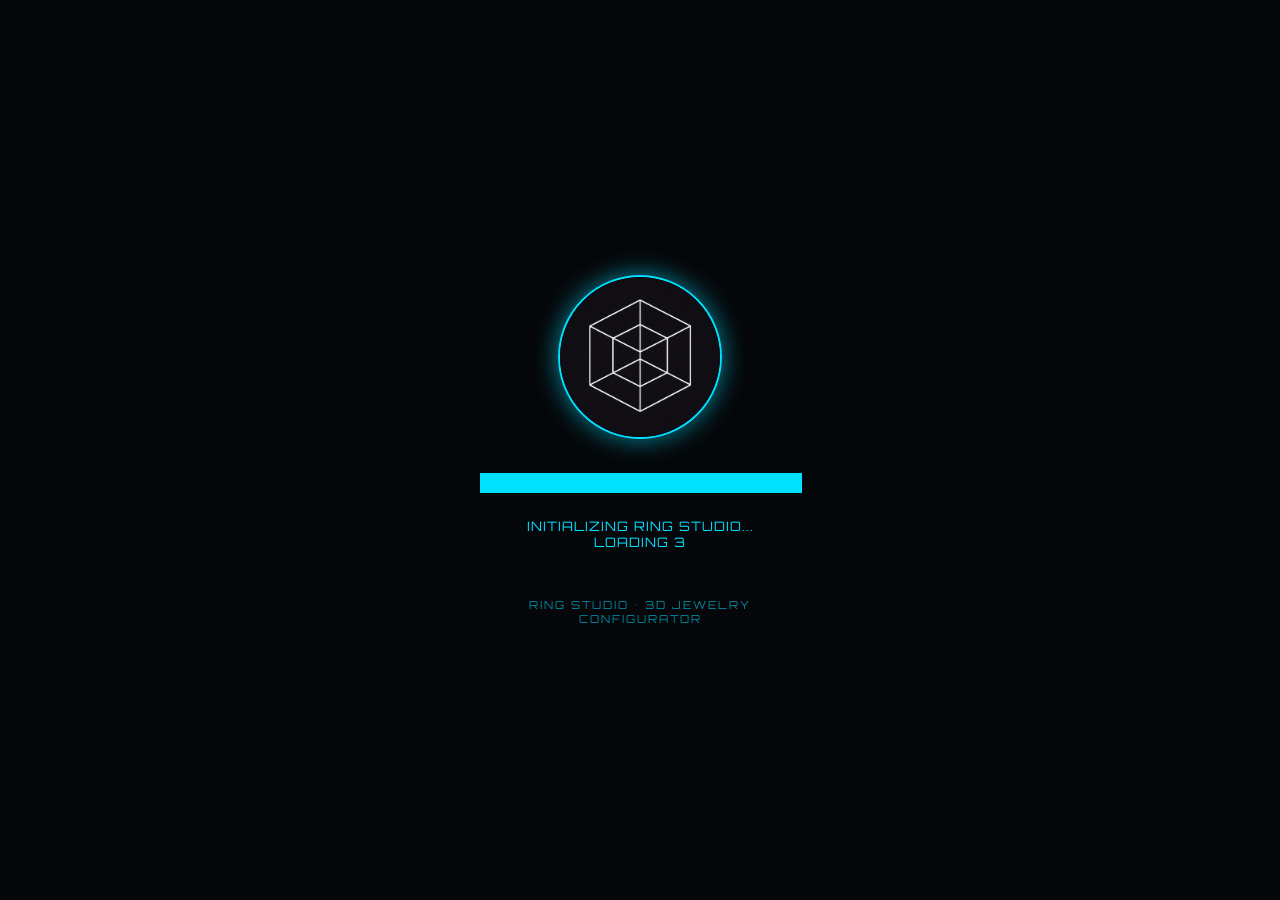
<file: portfolio/ringstudio/index.html>
<!DOCTYPE html>
<html lang="en">
<head>
  <meta charset="UTF-8" />
  <meta name="viewport" content="width=device-width, initial-scale=1.0" />

  <meta property="og:title" content="Ring Studio" />
  <meta property="og:description" content="Interactive 3D Jewelry Configurator" />
  <meta property="og:type" content="website" />

  <title>Ring Studio</title>

  <link href="https://fonts.googleapis.com/css2?family=Orbitron:wght@400;600&display=swap" rel="stylesheet">

  <style>
    body {
      margin: 0;
      background: #05070a;
      color: #00e0ff;
      font-family: 'Orbitron', sans-serif;
      height: 100vh;
      display: flex;
      justify-content: center;
      align-items: center;
    }

    .boot-container {
      text-align: center;
      width: 320px;
    }

    .boot-image {
      width: 160px;
      height: 160px;
      border-radius: 50%;
      object-fit: cover;
      border: 2px solid #00e0ff;
      box-shadow: 0 0 25px rgba(0, 224, 255, 0.6);
      margin-bottom: 30px;
      animation: fadeIn 1s ease-in;
    }

    .progress-bar {
      width: 100%;
      height: 18px;
      background: rgba(0, 224, 255, 0.1);
      border: 1px solid #00e0ff;
      position: relative;
      overflow: hidden;
      margin-bottom: 25px;
    }

    .progress-bar::after {
      content: '';
      position: absolute;
      top: 0;
      left: 0;
      height: 100%;
      width: 0;
      background: #00e0ff;
      animation: progress 3s ease-in-out forwards;
    }

    @keyframes progress {
      from { width: 0; }
      to { width: 100%; }
    }

    #boot-sequence {
      font-size: 13px;
      letter-spacing: 1px;
      min-height: 60px;
      margin-bottom: 20px;
    }

    .built-by {
      font-size: 11px;
      opacity: 0.6;
      letter-spacing: 2px;
      text-transform: uppercase;
    }

    @keyframes fadeIn {
      from { opacity: 0; transform: scale(0.9); }
      to { opacity: 1; transform: scale(1); }
    }
  </style>
</head>
<body>

  <div class="boot-container">
<img src="profile.png" class="boot-image" alt="Ring Studio" />

    <div class="progress-bar"></div>

    <div id="boot-sequence"></div>

    <div class="built-by">
      RING STUDIO • 3D JEWELRY CONFIGURATOR
    </div>
  </div>

  <script>
    const bootText = [
      "INITIALIZING RING STUDIO...",
      "LOADING 3D ASSETS...",
      "LOADING MATERIAL LIBRARY...",
      "PREPARING CONFIGURATOR...",
      "READY."
    ];

    const bootSequence = document.getElementById("boot-sequence");

    let currentLine = 0;
    let charIndex = 0;

    function typeLine() {
      if (currentLine < bootText.length) {
        if (charIndex < bootText[currentLine].length) {
          bootSequence.innerHTML += bootText[currentLine][charIndex];
          charIndex++;
          setTimeout(typeLine, 25);
        } else {
          bootSequence.innerHTML += "<br>";
          currentLine++;
          charIndex = 0;
          setTimeout(typeLine, 120);
        }
      }
    }

    typeLine();

    document
      .querySelector(".progress-bar")
      .addEventListener("animationend", () => {
        setTimeout(() => {
          window.location.href = "http://13.203.68.186:5173";
        }, 1000);
      });
  </script>

</body>
</html>
</file>
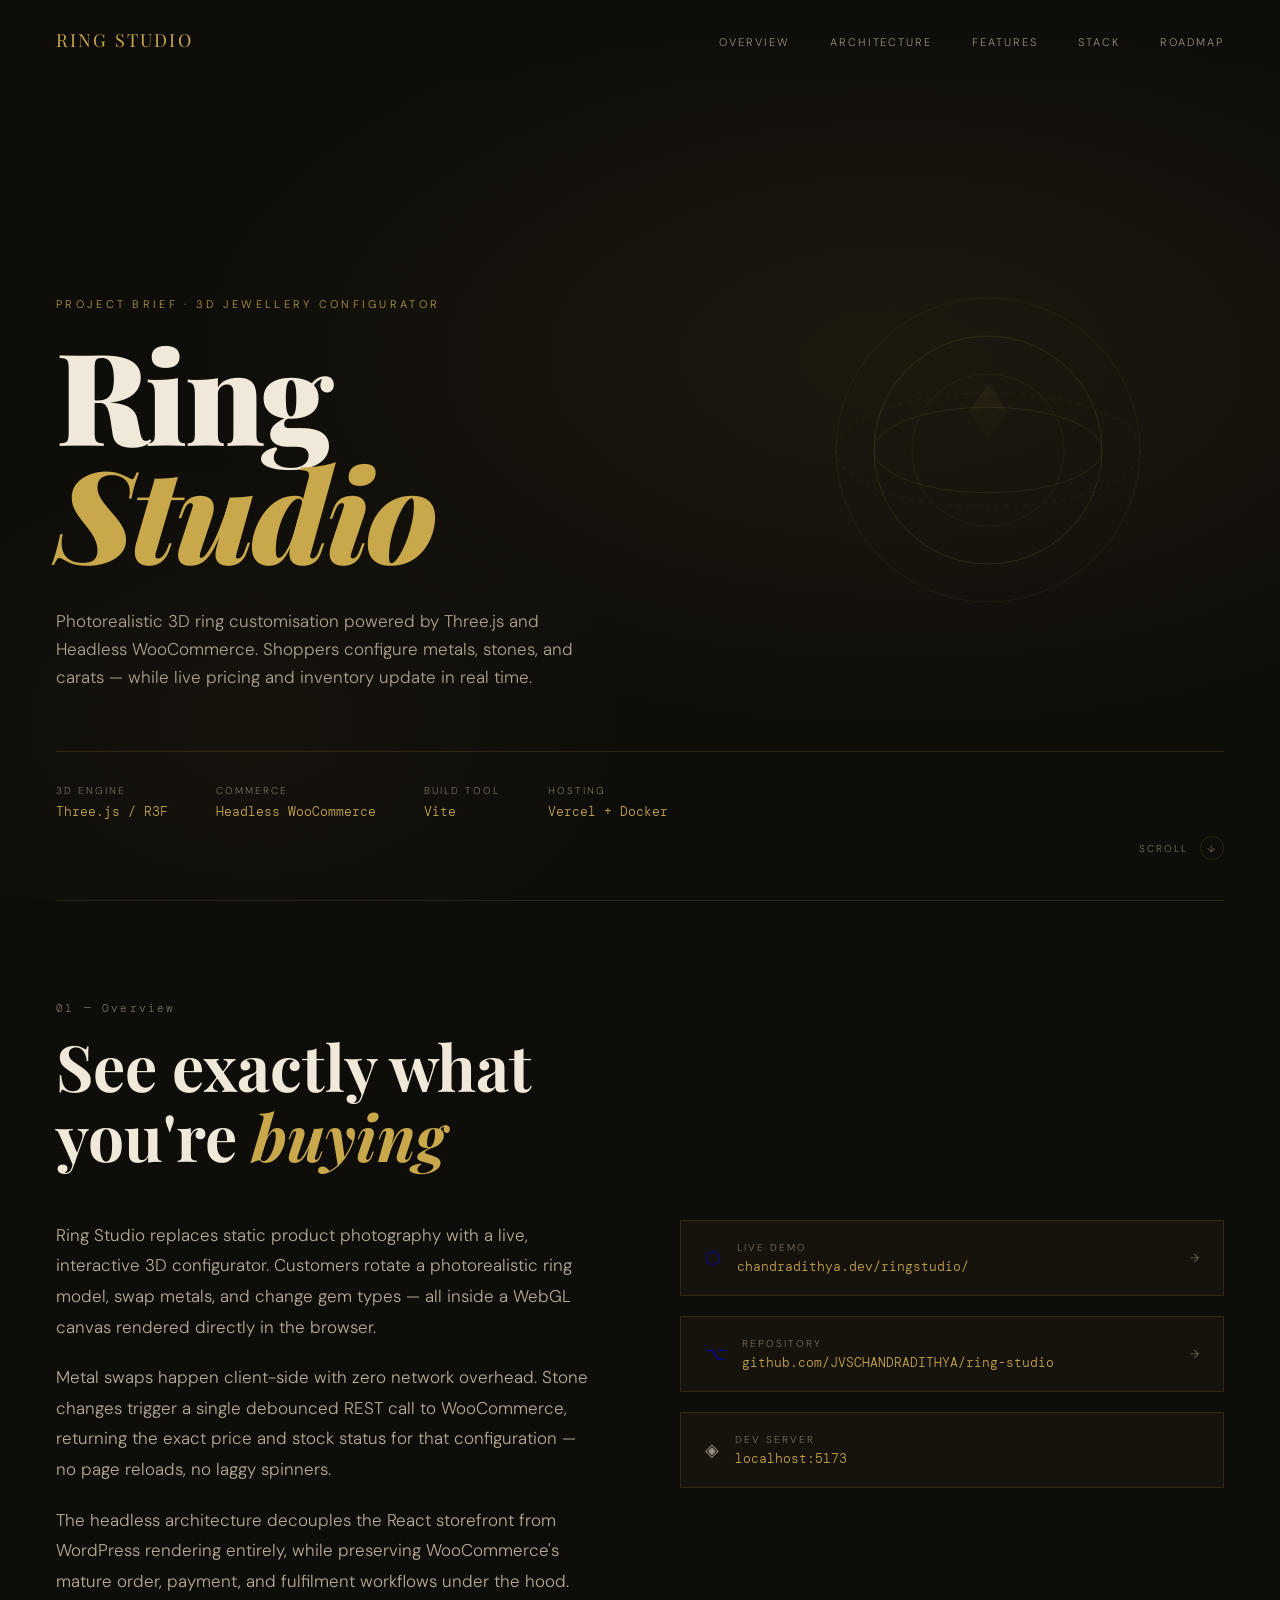
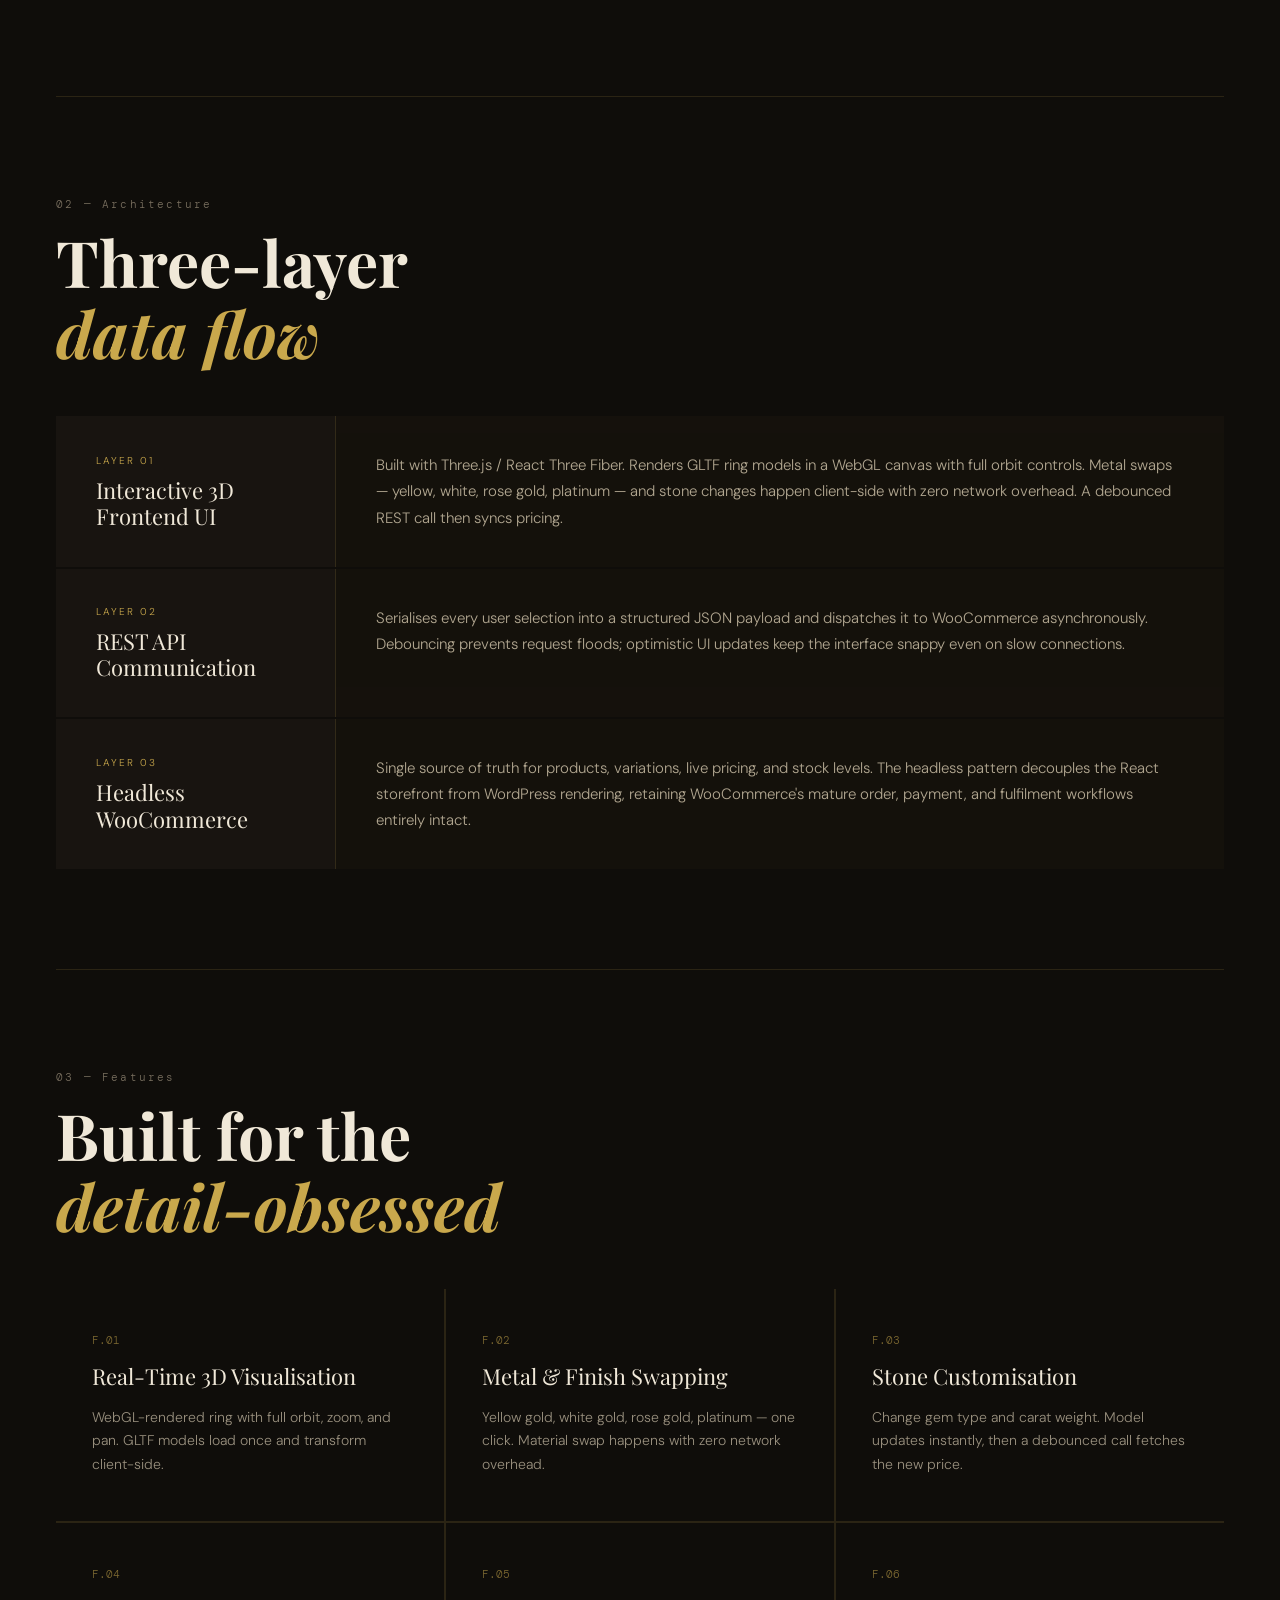
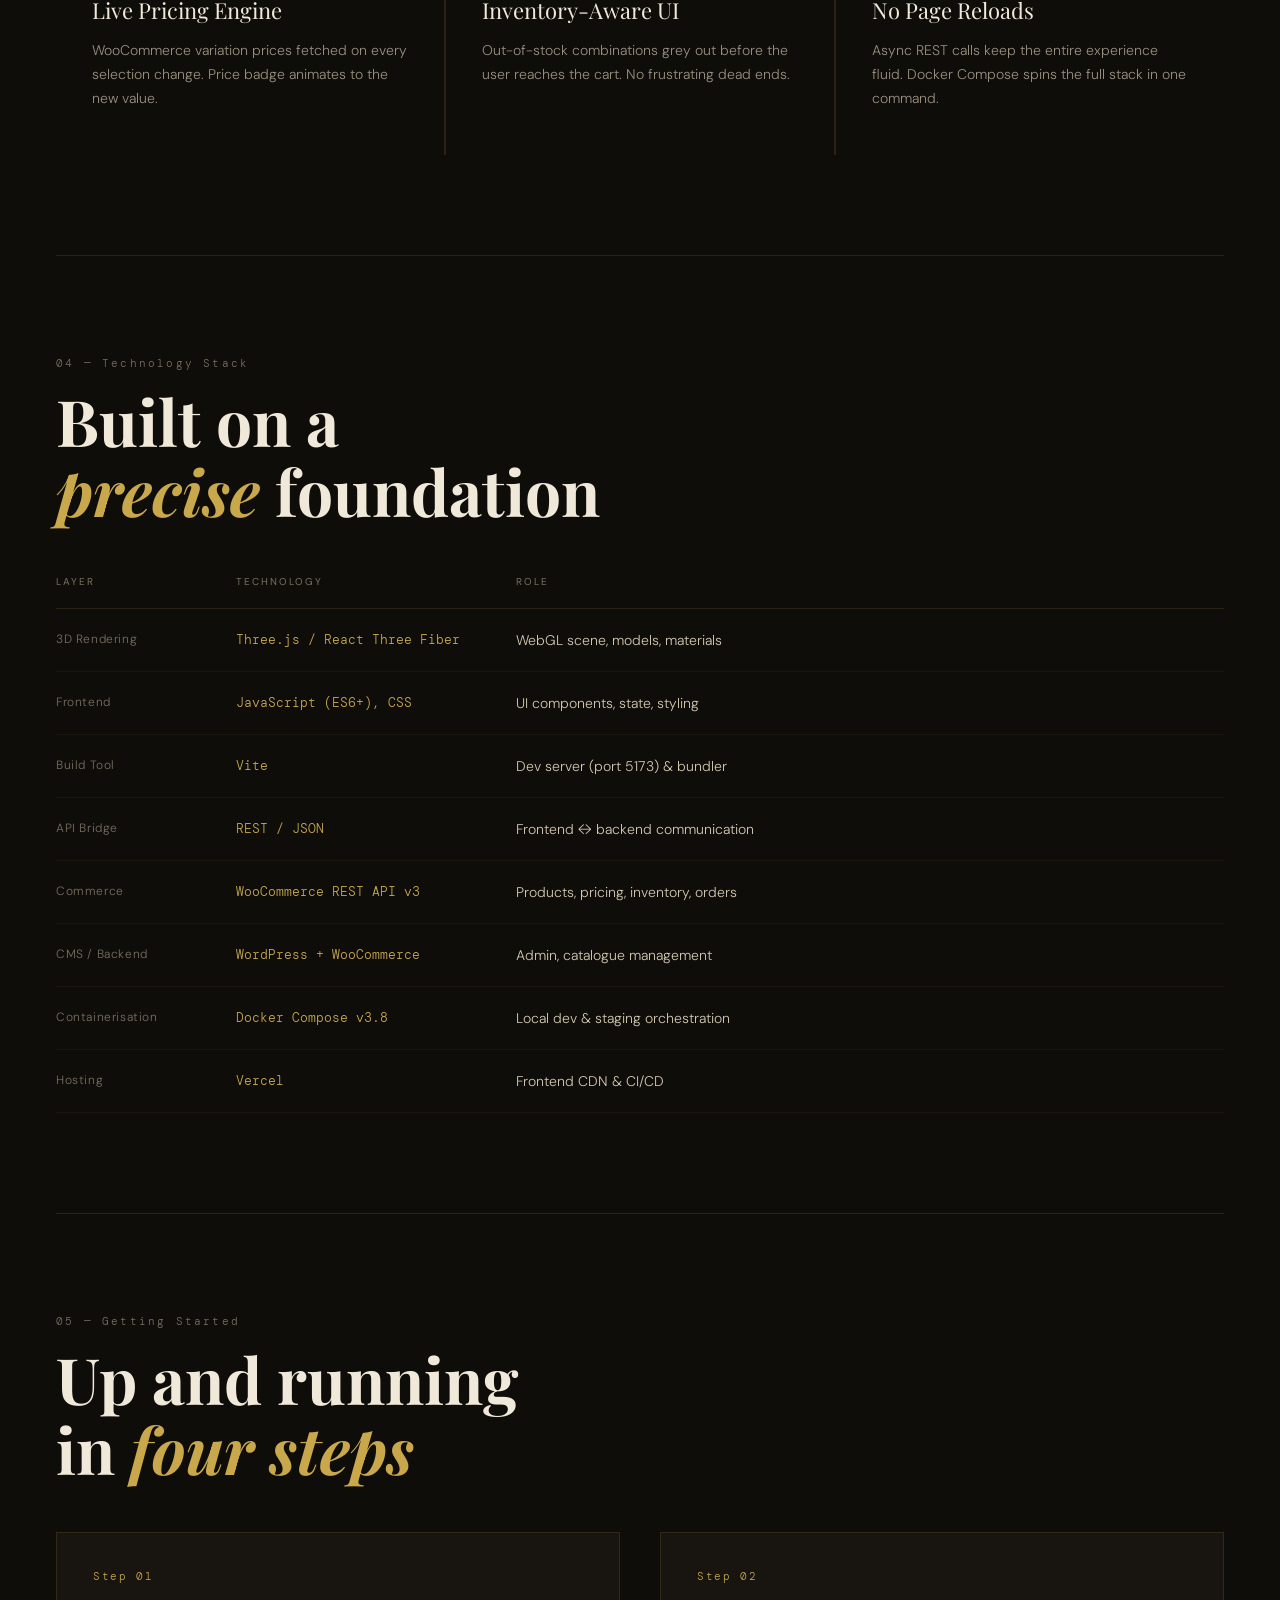
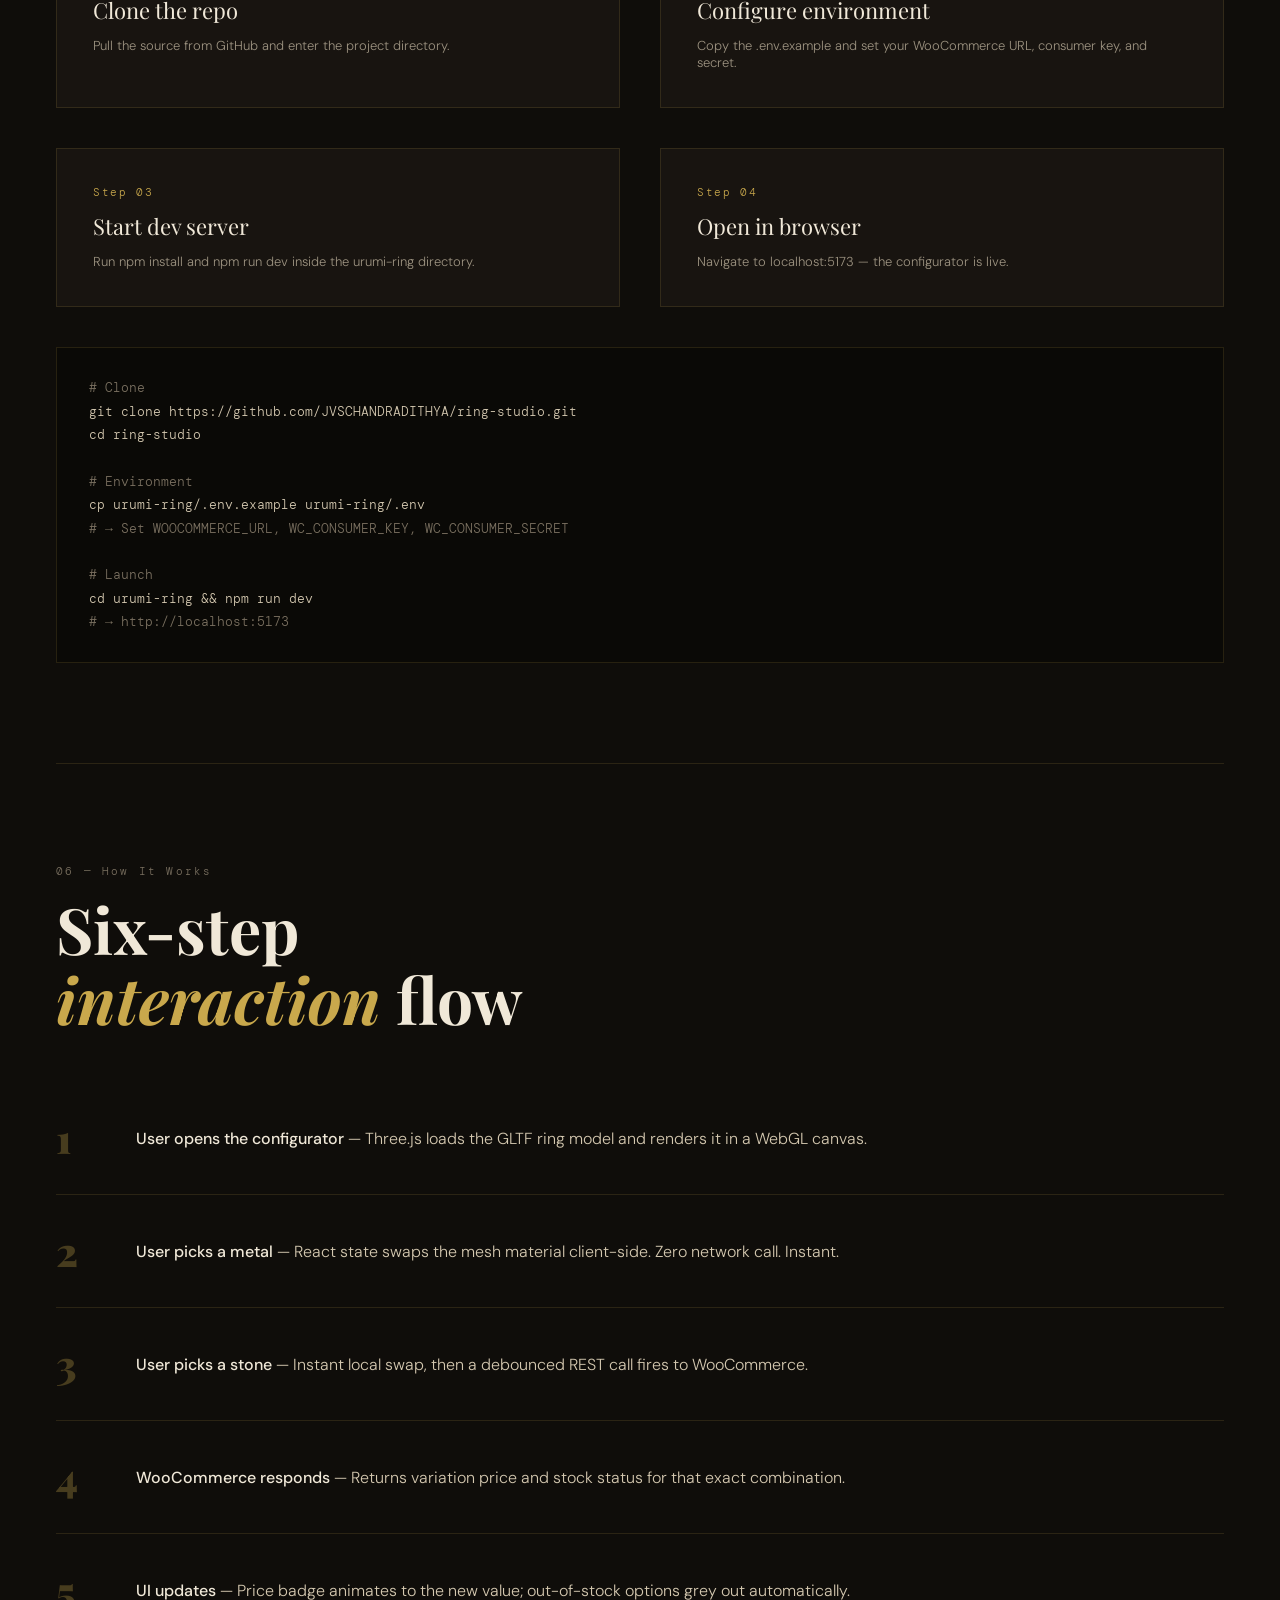
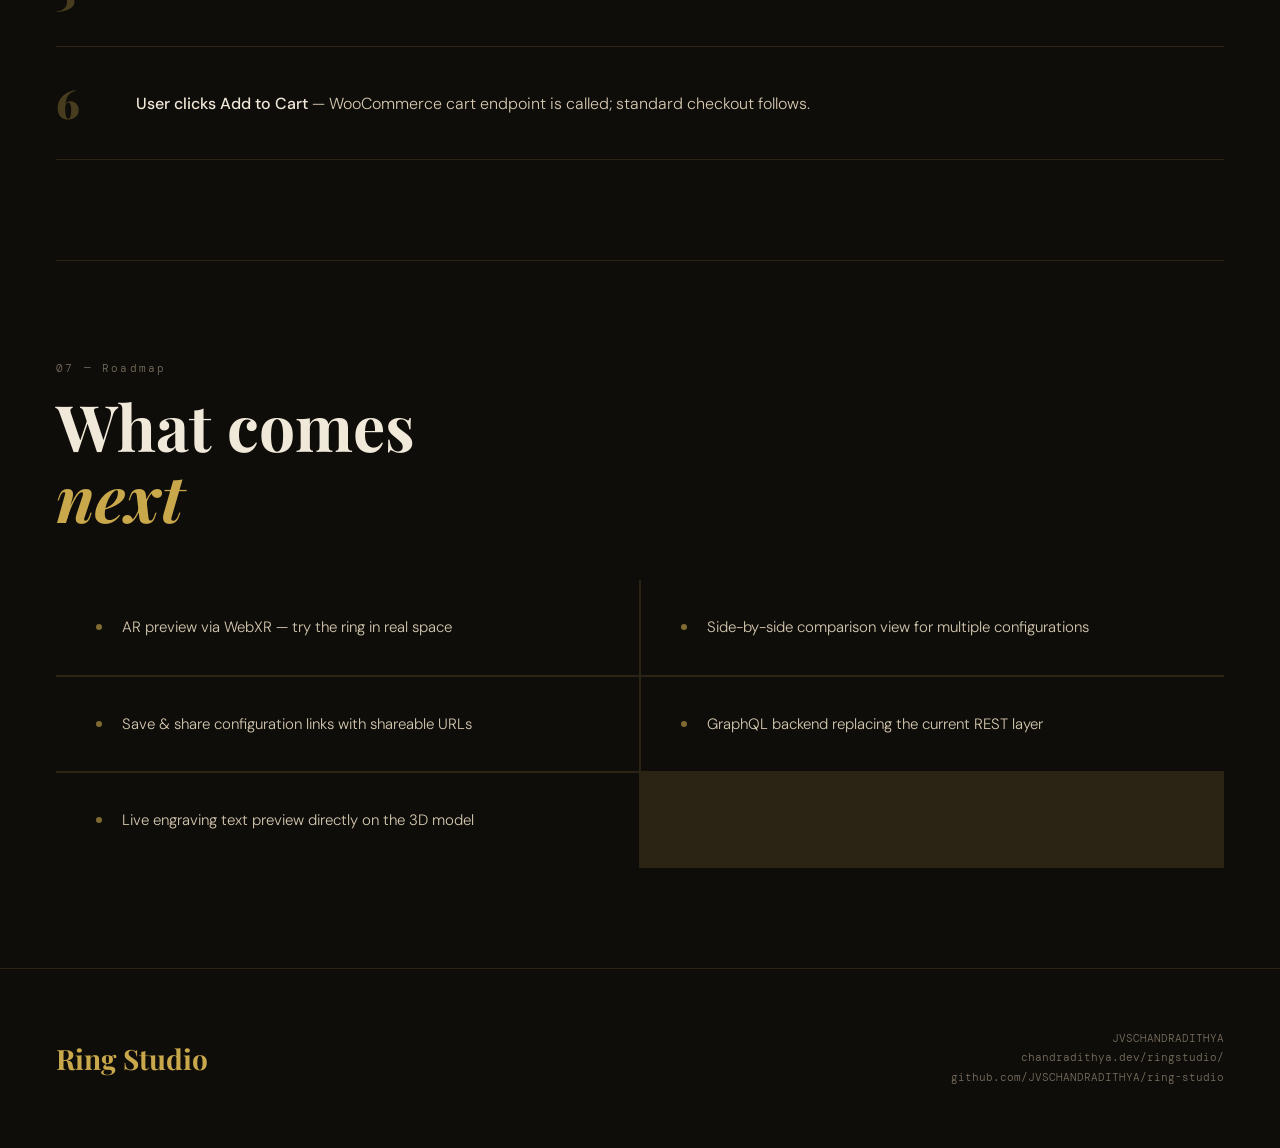
<file: portfolio/rs/index.html>
<!DOCTYPE html>
<html lang="en">
<head>
<meta charset="UTF-8">
<meta name="viewport" content="width=device-width, initial-scale=1.0">
<title>Ring Studio — Project Brief</title>
<link rel="preconnect" href="https://fonts.googleapis.com">
<link href="https://fonts.googleapis.com/css2?family=Playfair+Display:ital,wght@0,400;0,700;0,900;1,400;1,700&family=DM+Sans:wght@300;400;500&family=DM+Mono:wght@400;500&display=swap" rel="stylesheet">
<style>
  :root {
    --bg: #0f0d0a;
    --bg2: #181410;
    --bg3: #221e18;
    --cream: #f0e8d8;
    --cream2: #d4c8b0;
    --gold: #c9a84c;
    --gold2: #e8c87a;
    --text: #e8dfc8;
    --muted: #7a7060;
    --border: rgba(201,168,76,0.15);
  }

  * { margin: 0; padding: 0; box-sizing: border-box; }

  html { scroll-behavior: smooth; }

  body {
    background: var(--bg);
    color: var(--text);
    font-family: 'DM Sans', sans-serif;
    font-weight: 300;
    overflow-x: hidden;
  }

  /* NAV */
  nav {
    position: fixed;
    top: 0; left: 0; right: 0;
    z-index: 100;
    display: flex;
    justify-content: space-between;
    align-items: center;
    padding: 28px 56px;
    background: linear-gradient(to bottom, rgba(15,13,10,0.95), transparent);
  }

  .nav-logo {
    font-family: 'Playfair Display', serif;
    font-size: 18px;
    letter-spacing: 0.12em;
    color: var(--gold);
    text-transform: uppercase;
  }

  .nav-links {
    display: flex;
    gap: 40px;
    list-style: none;
  }

  .nav-links a {
    color: var(--cream2);
    text-decoration: none;
    font-size: 11px;
    letter-spacing: 0.18em;
    text-transform: uppercase;
    opacity: 0.7;
    transition: opacity 0.3s;
  }

  .nav-links a:hover { opacity: 1; }

  /* HERO */
  .hero {
    min-height: 100vh;
    display: flex;
    flex-direction: column;
    justify-content: flex-end;
    padding: 0 56px 80px;
    position: relative;
    overflow: hidden;
  }

  .hero-bg {
    position: absolute;
    inset: 0;
    background: radial-gradient(ellipse 80% 60% at 70% 40%, rgba(201,168,76,0.08) 0%, transparent 70%),
                radial-gradient(ellipse 50% 50% at 20% 80%, rgba(201,168,76,0.04) 0%, transparent 60%);
  }

  .hero-ring-visual {
    position: absolute;
    top: 50%;
    right: 8%;
    transform: translateY(-50%);
    width: 380px;
    height: 380px;
    opacity: 0.15;
  }

  .hero-ring-visual svg { width: 100%; height: 100%; }

  .hero-eyebrow {
    font-size: 11px;
    letter-spacing: 0.3em;
    text-transform: uppercase;
    color: var(--gold);
    margin-bottom: 24px;
    opacity: 0.9;
  }

  .hero-title {
    font-family: 'Playfair Display', serif;
    font-size: clamp(72px, 10vw, 140px);
    font-weight: 900;
    line-height: 0.92;
    color: var(--cream);
    letter-spacing: -0.02em;
    margin-bottom: 36px;
  }

  .hero-title em {
    font-style: italic;
    color: var(--gold);
  }

  .hero-descriptor {
    max-width: 520px;
    font-size: 17px;
    line-height: 1.65;
    color: var(--cream2);
    opacity: 0.8;
    margin-bottom: 60px;
  }

  .hero-meta {
    display: flex;
    gap: 48px;
    align-items: center;
    border-top: 1px solid var(--border);
    padding-top: 32px;
  }

  .meta-item {
    display: flex;
    flex-direction: column;
    gap: 6px;
  }

  .meta-label {
    font-size: 10px;
    letter-spacing: 0.2em;
    text-transform: uppercase;
    color: var(--muted);
  }

  .meta-value {
    font-family: 'DM Mono', monospace;
    font-size: 13px;
    color: var(--gold);
  }

  /* DIVIDER */
  .section-divider {
    height: 1px;
    background: var(--border);
    margin: 0 56px;
  }

  /* SECTIONS */
  section {
    padding: 100px 56px;
  }

  .section-number {
    font-family: 'DM Mono', monospace;
    font-size: 11px;
    color: var(--muted);
    letter-spacing: 0.2em;
    margin-bottom: 16px;
  }

  .section-title {
    font-family: 'Playfair Display', serif;
    font-size: clamp(36px, 5vw, 64px);
    font-weight: 700;
    color: var(--cream);
    line-height: 1.1;
    margin-bottom: 48px;
  }

  .section-title em { font-style: italic; color: var(--gold); }

  /* OVERVIEW */
  .overview-grid {
    display: grid;
    grid-template-columns: 1fr 1fr;
    gap: 80px;
    align-items: start;
  }

  .overview-body {
    font-size: 17px;
    line-height: 1.8;
    color: var(--cream2);
    opacity: 0.85;
  }

  .overview-body p + p { margin-top: 20px; }

  .overview-links {
    display: flex;
    flex-direction: column;
    gap: 20px;
  }

  .link-pill {
    display: flex;
    align-items: center;
    gap: 16px;
    padding: 20px 24px;
    border: 1px solid var(--border);
    background: rgba(201,168,76,0.03);
    transition: all 0.3s;
    text-decoration: none;
  }

  .link-pill:hover {
    border-color: var(--gold);
    background: rgba(201,168,76,0.07);
  }

  .link-icon {
    font-size: 18px;
    opacity: 0.6;
  }

  .link-content { flex: 1; }
  .link-type { font-size: 10px; letter-spacing: 0.2em; text-transform: uppercase; color: var(--muted); margin-bottom: 4px; }
  .link-url { font-family: 'DM Mono', monospace; font-size: 13px; color: var(--gold); }

  /* STATS ROW */
  .stats-row {
    display: grid;
    grid-template-columns: repeat(4, 1fr);
    gap: 1px;
    background: var(--border);
    margin-bottom: 80px;
  }

  .stat-cell {
    background: var(--bg);
    padding: 40px 36px;
    display: flex;
    flex-direction: column;
    gap: 8px;
  }

  .stat-number {
    font-family: 'Playfair Display', serif;
    font-size: 52px;
    font-weight: 900;
    color: var(--gold);
    line-height: 1;
  }

  .stat-label {
    font-size: 11px;
    letter-spacing: 0.15em;
    text-transform: uppercase;
    color: var(--muted);
  }

  /* ARCHITECTURE */
  .arch-grid {
    display: grid;
    grid-template-columns: 1fr;
    gap: 2px;
  }

  .arch-layer {
    display: grid;
    grid-template-columns: 280px 1fr;
    gap: 0;
    background: var(--border);
  }

  .arch-layer-label {
    background: var(--bg2);
    padding: 36px 40px;
    display: flex;
    flex-direction: column;
    justify-content: center;
    border-right: 1px solid var(--border);
  }

  .layer-tag {
    font-size: 10px;
    letter-spacing: 0.2em;
    text-transform: uppercase;
    color: var(--gold);
    margin-bottom: 10px;
  }

  .layer-name {
    font-family: 'Playfair Display', serif;
    font-size: 22px;
    color: var(--cream);
    line-height: 1.2;
  }

  .arch-layer-body {
    background: var(--bg);
    padding: 36px 40px;
    font-size: 15px;
    line-height: 1.75;
    color: var(--cream2);
    opacity: 0.8;
  }

  /* FEATURES */
  .features-grid {
    display: grid;
    grid-template-columns: repeat(3, 1fr);
    gap: 2px;
    background: var(--border);
  }

  .feature-card {
    background: var(--bg);
    padding: 44px 36px;
    display: flex;
    flex-direction: column;
    gap: 16px;
    transition: background 0.3s;
    position: relative;
    overflow: hidden;
  }

  .feature-card::before {
    content: '';
    position: absolute;
    top: 0; left: 0; right: 0;
    height: 1px;
    background: linear-gradient(90deg, var(--gold), transparent);
    opacity: 0;
    transition: opacity 0.3s;
  }

  .feature-card:hover { background: var(--bg2); }
  .feature-card:hover::before { opacity: 1; }

  .feature-index {
    font-family: 'DM Mono', monospace;
    font-size: 11px;
    color: var(--gold);
    opacity: 0.6;
  }

  .feature-name {
    font-family: 'Playfair Display', serif;
    font-size: 22px;
    color: var(--cream);
    line-height: 1.2;
  }

  .feature-desc {
    font-size: 14px;
    line-height: 1.7;
    color: var(--cream2);
    opacity: 0.7;
  }

  /* TECH STACK */
  .stack-table {
    width: 100%;
    border-collapse: collapse;
  }

  .stack-table thead tr {
    border-bottom: 1px solid var(--border);
  }

  .stack-table th {
    font-size: 10px;
    letter-spacing: 0.2em;
    text-transform: uppercase;
    color: var(--muted);
    padding: 0 0 20px;
    text-align: left;
    font-weight: 400;
  }

  .stack-table tbody tr {
    border-bottom: 1px solid rgba(201,168,76,0.06);
    transition: background 0.2s;
  }

  .stack-table tbody tr:hover {
    background: rgba(201,168,76,0.03);
  }

  .stack-table td {
    padding: 22px 0;
    font-size: 14px;
    color: var(--cream2);
    vertical-align: top;
  }

  .stack-table td:first-child {
    color: var(--muted);
    font-size: 12px;
    letter-spacing: 0.05em;
    width: 180px;
  }

  .stack-table td:nth-child(2) {
    font-family: 'DM Mono', monospace;
    color: var(--gold);
    font-size: 13px;
    width: 280px;
  }

  /* HOW IT WORKS */
  .steps-list {
    display: flex;
    flex-direction: column;
    gap: 0;
  }

  .step-row {
    display: grid;
    grid-template-columns: 80px 1fr;
    border-bottom: 1px solid var(--border);
    padding: 36px 0;
    align-items: center;
  }

  .step-num {
    font-family: 'Playfair Display', serif;
    font-size: 40px;
    font-weight: 900;
    color: var(--gold);
    opacity: 0.3;
    line-height: 1;
  }

  .step-text {
    font-size: 16px;
    line-height: 1.6;
    color: var(--cream2);
  }

  .step-text strong {
    color: var(--cream);
    font-weight: 500;
  }

  /* ROADMAP */
  .roadmap-grid {
    display: grid;
    grid-template-columns: repeat(2, 1fr);
    gap: 2px;
    background: var(--border);
  }

  .roadmap-item {
    background: var(--bg);
    padding: 36px 40px;
    display: flex;
    align-items: flex-start;
    gap: 20px;
    transition: background 0.3s;
  }

  .roadmap-item:hover { background: var(--bg2); }

  .roadmap-dot {
    width: 6px;
    height: 6px;
    border-radius: 50%;
    background: var(--gold);
    margin-top: 8px;
    flex-shrink: 0;
    opacity: 0.6;
  }

  .roadmap-text {
    font-size: 15px;
    color: var(--cream2);
    line-height: 1.5;
  }

  /* FOOTER */
  footer {
    padding: 60px 56px;
    border-top: 1px solid var(--border);
    display: flex;
    justify-content: space-between;
    align-items: center;
  }

  .footer-brand {
    font-family: 'Playfair Display', serif;
    font-size: 28px;
    font-weight: 700;
    color: var(--gold);
  }

  .footer-meta {
    font-family: 'DM Mono', monospace;
    font-size: 11px;
    color: var(--muted);
    text-align: right;
    line-height: 1.8;
  }

  /* GETTING STARTED */
  .getting-started-grid {
    display: grid;
    grid-template-columns: repeat(2, 1fr);
    gap: 40px;
  }

  .code-block-wrapper {
    grid-column: 1 / -1;
  }

  .step-card {
    background: var(--bg2);
    border: 1px solid var(--border);
    padding: 36px;
    display: flex;
    flex-direction: column;
    gap: 12px;
  }

  .step-card-num {
    font-family: 'DM Mono', monospace;
    font-size: 11px;
    color: var(--gold);
    letter-spacing: 0.15em;
  }

  .step-card-title {
    font-family: 'Playfair Display', serif;
    font-size: 22px;
    color: var(--cream);
  }

  .code-block {
    background: #0a0906;
    border: 1px solid var(--border);
    padding: 28px 32px;
    font-family: 'DM Mono', monospace;
    font-size: 13px;
    color: var(--gold2);
    line-height: 1.8;
    overflow-x: auto;
  }

  .code-comment { color: var(--muted); }
  .code-cmd { color: var(--cream2); }

  /* SCROLL HINT */
  .scroll-hint {
    position: absolute;
    bottom: 40px;
    right: 56px;
    display: flex;
    align-items: center;
    gap: 12px;
    font-size: 10px;
    letter-spacing: 0.2em;
    text-transform: uppercase;
    color: var(--muted);
  }

  .scroll-arrow {
    width: 24px;
    height: 24px;
    border: 1px solid var(--border);
    border-radius: 50%;
    display: flex;
    align-items: center;
    justify-content: center;
    animation: bounce 2s infinite;
  }

  @keyframes bounce {
    0%, 100% { transform: translateY(0); }
    50% { transform: translateY(4px); }
  }

  /* ANIMATIONS */
  .fade-in {
    opacity: 0;
    transform: translateY(30px);
    animation: fadeIn 0.9s ease forwards;
  }

  @keyframes fadeIn {
    to { opacity: 1; transform: translateY(0); }
  }

  .fade-in:nth-child(1) { animation-delay: 0.1s; }
  .fade-in:nth-child(2) { animation-delay: 0.25s; }
  .fade-in:nth-child(3) { animation-delay: 0.4s; }
  .fade-in:nth-child(4) { animation-delay: 0.55s; }
</style>
</head>
<body>

<!-- NAV -->
<nav>
  <div class="nav-logo">Ring Studio</div>
  <ul class="nav-links">
    <li><a href="#overview">Overview</a></li>
    <li><a href="#architecture">Architecture</a></li>
    <li><a href="#features">Features</a></li>
    <li><a href="#stack">Stack</a></li>
    <li><a href="#roadmap">Roadmap</a></li>
  </ul>
</nav>

<!-- HERO -->
<div class="hero">
  <div class="hero-bg"></div>

  <!-- Decorative ring SVG -->
  <div class="hero-ring-visual">
    <svg viewBox="0 0 400 400" fill="none" xmlns="http://www.w3.org/2000/svg">
      <circle cx="200" cy="200" r="160" stroke="#c9a84c" stroke-width="0.5"/>
      <circle cx="200" cy="200" r="120" stroke="#c9a84c" stroke-width="1"/>
      <circle cx="200" cy="200" r="80" stroke="#c9a84c" stroke-width="0.5"/>
      <ellipse cx="200" cy="200" rx="160" ry="60" stroke="#c9a84c" stroke-width="0.5" stroke-dasharray="4 6"/>
      <ellipse cx="200" cy="200" rx="120" ry="45" stroke="#c9a84c" stroke-width="0.8"/>
      <!-- gem hint -->
      <polygon points="200,130 220,160 200,155 180,160" fill="#c9a84c" opacity="0.3"/>
      <polygon points="200,130 220,160 200,190 180,160" fill="#c9a84c" opacity="0.15"/>
    </svg>
  </div>

  <div class="fade-in">
    <div class="hero-eyebrow">Project Brief · 3D Jewellery Configurator</div>
  </div>
  <div class="fade-in">
    <h1 class="hero-title">Ring<br><em>Studio</em></h1>
  </div>
  <div class="fade-in">
    <p class="hero-descriptor">Photorealistic 3D ring customisation powered by Three.js and Headless WooCommerce. Shoppers configure metals, stones, and carats — while live pricing and inventory update in real time.</p>
  </div>
  <div class="fade-in">
    <div class="hero-meta">
      <div class="meta-item">
        <span class="meta-label">3D Engine</span>
        <span class="meta-value">Three.js / R3F</span>
      </div>
      <div class="meta-item">
        <span class="meta-label">Commerce</span>
        <span class="meta-value">Headless WooCommerce</span>
      </div>
      <div class="meta-item">
        <span class="meta-label">Build Tool</span>
        <span class="meta-value">Vite</span>
      </div>
      <div class="meta-item">
        <span class="meta-label">Hosting</span>
        <span class="meta-value">Vercel + Docker</span>
      </div>
    </div>
  </div>

  <div class="scroll-hint">
    <span>Scroll</span>
    <div class="scroll-arrow">↓</div>
  </div>
</div>

<div class="section-divider"></div>

<!-- OVERVIEW -->
<section id="overview">
  <div class="section-number">01 — Overview</div>
  <h2 class="section-title">See exactly what<br>you're <em>buying</em></h2>
  <div class="overview-grid">
    <div class="overview-body">
      <p>Ring Studio replaces static product photography with a live, interactive 3D configurator. Customers rotate a photorealistic ring model, swap metals, and change gem types — all inside a WebGL canvas rendered directly in the browser.</p>
      <p>Metal swaps happen client-side with zero network overhead. Stone changes trigger a single debounced REST call to WooCommerce, returning the exact price and stock status for that configuration — no page reloads, no laggy spinners.</p>
      <p>The headless architecture decouples the React storefront from WordPress rendering entirely, while preserving WooCommerce's mature order, payment, and fulfilment workflows under the hood.</p>
    </div>
    <div class="overview-links">
      <a class="link-pill" href="https://chandradithya.dev/ringstudio/" target="_blank">
        <span class="link-icon">⬡</span>
        <div class="link-content">
          <div class="link-type">Live Demo</div>
          <div class="link-url">chandradithya.dev/ringstudio/</div>
        </div>
        <span style="color:var(--muted);font-size:12px;">→</span>
      </a>
      <a class="link-pill" href="https://github.com/JVSCHANDRADITHYA/ring-studio" target="_blank">
        <span class="link-icon">⌥</span>
        <div class="link-content">
          <div class="link-type">Repository</div>
          <div class="link-url">github.com/JVSCHANDRADITHYA/ring-studio</div>
        </div>
        <span style="color:var(--muted);font-size:12px;">→</span>
      </a>
      <div class="link-pill" style="cursor:default;">
        <span class="link-icon">◈</span>
        <div class="link-content">
          <div class="link-type">Dev Server</div>
          <div class="link-url">localhost:5173</div>
        </div>
      </div>
    </div>
  </div>
</section>

<div class="section-divider"></div>

<!-- ARCHITECTURE -->
<section id="architecture">
  <div class="section-number">02 — Architecture</div>
  <h2 class="section-title">Three-layer<br><em>data flow</em></h2>

  <div class="arch-grid">
    <div class="arch-layer">
      <div class="arch-layer-label">
        <div class="layer-tag">Layer 01</div>
        <div class="layer-name">Interactive 3D<br>Frontend UI</div>
      </div>
      <div class="arch-layer-body">
        Built with Three.js / React Three Fiber. Renders GLTF ring models in a WebGL canvas with full orbit controls. Metal swaps — yellow, white, rose gold, platinum — and stone changes happen client-side with zero network overhead. A debounced REST call then syncs pricing.
      </div>
    </div>
    <div class="arch-layer">
      <div class="arch-layer-label">
        <div class="layer-tag">Layer 02</div>
        <div class="layer-name">REST API<br>Communication</div>
      </div>
      <div class="arch-layer-body">
        Serialises every user selection into a structured JSON payload and dispatches it to WooCommerce asynchronously. Debouncing prevents request floods; optimistic UI updates keep the interface snappy even on slow connections.
      </div>
    </div>
    <div class="arch-layer">
      <div class="arch-layer-label">
        <div class="layer-tag">Layer 03</div>
        <div class="layer-name">Headless<br>WooCommerce</div>
      </div>
      <div class="arch-layer-body">
        Single source of truth for products, variations, live pricing, and stock levels. The headless pattern decouples the React storefront from WordPress rendering, retaining WooCommerce's mature order, payment, and fulfilment workflows entirely intact.
      </div>
    </div>
  </div>
</section>

<div class="section-divider"></div>

<!-- FEATURES -->
<section id="features">
  <div class="section-number">03 — Features</div>
  <h2 class="section-title">Built for the<br><em>detail-obsessed</em></h2>

  <div class="features-grid">
    <div class="feature-card">
      <div class="feature-index">F.01</div>
      <div class="feature-name">Real-Time 3D Visualisation</div>
      <div class="feature-desc">WebGL-rendered ring with full orbit, zoom, and pan. GLTF models load once and transform client-side.</div>
    </div>
    <div class="feature-card">
      <div class="feature-index">F.02</div>
      <div class="feature-name">Metal & Finish Swapping</div>
      <div class="feature-desc">Yellow gold, white gold, rose gold, platinum — one click. Material swap happens with zero network overhead.</div>
    </div>
    <div class="feature-card">
      <div class="feature-index">F.03</div>
      <div class="feature-name">Stone Customisation</div>
      <div class="feature-desc">Change gem type and carat weight. Model updates instantly, then a debounced call fetches the new price.</div>
    </div>
    <div class="feature-card">
      <div class="feature-index">F.04</div>
      <div class="feature-name">Live Pricing Engine</div>
      <div class="feature-desc">WooCommerce variation prices fetched on every selection change. Price badge animates to the new value.</div>
    </div>
    <div class="feature-card">
      <div class="feature-index">F.05</div>
      <div class="feature-name">Inventory-Aware UI</div>
      <div class="feature-desc">Out-of-stock combinations grey out before the user reaches the cart. No frustrating dead ends.</div>
    </div>
    <div class="feature-card">
      <div class="feature-index">F.06</div>
      <div class="feature-name">No Page Reloads</div>
      <div class="feature-desc">Async REST calls keep the entire experience fluid. Docker Compose spins the full stack in one command.</div>
    </div>
  </div>
</section>

<div class="section-divider"></div>

<!-- STACK -->
<section id="stack">
  <div class="section-number">04 — Technology Stack</div>
  <h2 class="section-title">Built on a<br><em>precise</em> foundation</h2>

  <table class="stack-table">
    <thead>
      <tr>
        <th>Layer</th>
        <th>Technology</th>
        <th>Role</th>
      </tr>
    </thead>
    <tbody>
      <tr>
        <td>3D Rendering</td>
        <td>Three.js / React Three Fiber</td>
        <td>WebGL scene, models, materials</td>
      </tr>
      <tr>
        <td>Frontend</td>
        <td>JavaScript (ES6+), CSS</td>
        <td>UI components, state, styling</td>
      </tr>
      <tr>
        <td>Build Tool</td>
        <td>Vite</td>
        <td>Dev server (port 5173) & bundler</td>
      </tr>
      <tr>
        <td>API Bridge</td>
        <td>REST / JSON</td>
        <td>Frontend ↔ backend communication</td>
      </tr>
      <tr>
        <td>Commerce</td>
        <td>WooCommerce REST API v3</td>
        <td>Products, pricing, inventory, orders</td>
      </tr>
      <tr>
        <td>CMS / Backend</td>
        <td>WordPress + WooCommerce</td>
        <td>Admin, catalogue management</td>
      </tr>
      <tr>
        <td>Containerisation</td>
        <td>Docker Compose v3.8</td>
        <td>Local dev & staging orchestration</td>
      </tr>
      <tr>
        <td>Hosting</td>
        <td>Vercel</td>
        <td>Frontend CDN & CI/CD</td>
      </tr>
    </tbody>
  </table>
</section>

<div class="section-divider"></div>

<!-- GETTING STARTED -->
<section id="start">
  <div class="section-number">05 — Getting Started</div>
  <h2 class="section-title">Up and running<br>in <em>four steps</em></h2>

  <div style="display:grid;grid-template-columns:1fr 1fr;gap:40px;margin-bottom:40px;">
    <div class="step-card">
      <div class="step-card-num">Step 01</div>
      <div class="step-card-title">Clone the repo</div>
      <div style="font-size:13px;color:var(--cream2);opacity:0.7;">Pull the source from GitHub and enter the project directory.</div>
    </div>
    <div class="step-card">
      <div class="step-card-num">Step 02</div>
      <div class="step-card-title">Configure environment</div>
      <div style="font-size:13px;color:var(--cream2);opacity:0.7;">Copy the .env.example and set your WooCommerce URL, consumer key, and secret.</div>
    </div>
    <div class="step-card">
      <div class="step-card-num">Step 03</div>
      <div class="step-card-title">Start dev server</div>
      <div style="font-size:13px;color:var(--cream2);opacity:0.7;">Run npm install and npm run dev inside the urumi-ring directory.</div>
    </div>
    <div class="step-card">
      <div class="step-card-num">Step 04</div>
      <div class="step-card-title">Open in browser</div>
      <div style="font-size:13px;color:var(--cream2);opacity:0.7;">Navigate to localhost:5173 — the configurator is live.</div>
    </div>
  </div>

  <div class="code-block">
    <span class="code-comment"># Clone</span><br>
    <span class="code-cmd">git clone https://github.com/JVSCHANDRADITHYA/ring-studio.git</span><br>
    <span class="code-cmd">cd ring-studio</span><br>
    <br>
    <span class="code-comment"># Environment</span><br>
    <span class="code-cmd">cp urumi-ring/.env.example urumi-ring/.env</span><br>
    <span class="code-comment"># → Set WOOCOMMERCE_URL, WC_CONSUMER_KEY, WC_CONSUMER_SECRET</span><br>
    <br>
    <span class="code-comment"># Launch</span><br>
    <span class="code-cmd">cd urumi-ring && npm run dev</span><br>
    <span class="code-comment"># → http://localhost:5173</span>
  </div>
</section>

<div class="section-divider"></div>

<!-- HOW IT WORKS -->
<section>
  <div class="section-number">06 — How It Works</div>
  <h2 class="section-title">Six-step<br><em>interaction</em> flow</h2>

  <div class="steps-list">
    <div class="step-row">
      <div class="step-num">1</div>
      <div class="step-text"><strong>User opens the configurator</strong> — Three.js loads the GLTF ring model and renders it in a WebGL canvas.</div>
    </div>
    <div class="step-row">
      <div class="step-num">2</div>
      <div class="step-text"><strong>User picks a metal</strong> — React state swaps the mesh material client-side. Zero network call. Instant.</div>
    </div>
    <div class="step-row">
      <div class="step-num">3</div>
      <div class="step-text"><strong>User picks a stone</strong> — Instant local swap, then a debounced REST call fires to WooCommerce.</div>
    </div>
    <div class="step-row">
      <div class="step-num">4</div>
      <div class="step-text"><strong>WooCommerce responds</strong> — Returns variation price and stock status for that exact combination.</div>
    </div>
    <div class="step-row">
      <div class="step-num">5</div>
      <div class="step-text"><strong>UI updates</strong> — Price badge animates to the new value; out-of-stock options grey out automatically.</div>
    </div>
    <div class="step-row">
      <div class="step-num">6</div>
      <div class="step-text"><strong>User clicks Add to Cart</strong> — WooCommerce cart endpoint is called; standard checkout follows.</div>
    </div>
  </div>
</section>

<div class="section-divider"></div>

<!-- ROADMAP -->
<section id="roadmap">
  <div class="section-number">07 — Roadmap</div>
  <h2 class="section-title">What comes<br><em>next</em></h2>

  <div class="roadmap-grid">
    <div class="roadmap-item">
      <div class="roadmap-dot"></div>
      <div class="roadmap-text">AR preview via WebXR — try the ring in real space</div>
    </div>
    <div class="roadmap-item">
      <div class="roadmap-dot"></div>
      <div class="roadmap-text">Side-by-side comparison view for multiple configurations</div>
    </div>
    <div class="roadmap-item">
      <div class="roadmap-dot"></div>
      <div class="roadmap-text">Save & share configuration links with shareable URLs</div>
    </div>
    <div class="roadmap-item">
      <div class="roadmap-dot"></div>
      <div class="roadmap-text">GraphQL backend replacing the current REST layer</div>
    </div>
    <div class="roadmap-item">
      <div class="roadmap-dot"></div>
      <div class="roadmap-text">Live engraving text preview directly on the 3D model</div>
    </div>
  </div>
</section>

<!-- FOOTER -->
<footer>
  <div class="footer-brand">Ring Studio</div>
  <div class="footer-meta">
    JVSCHANDRADITHYA<br>
    chandradithya.dev/ringstudio/<br>
    github.com/JVSCHANDRADITHYA/ring-studio
  </div>
</footer>

</body>
</html>
</file>
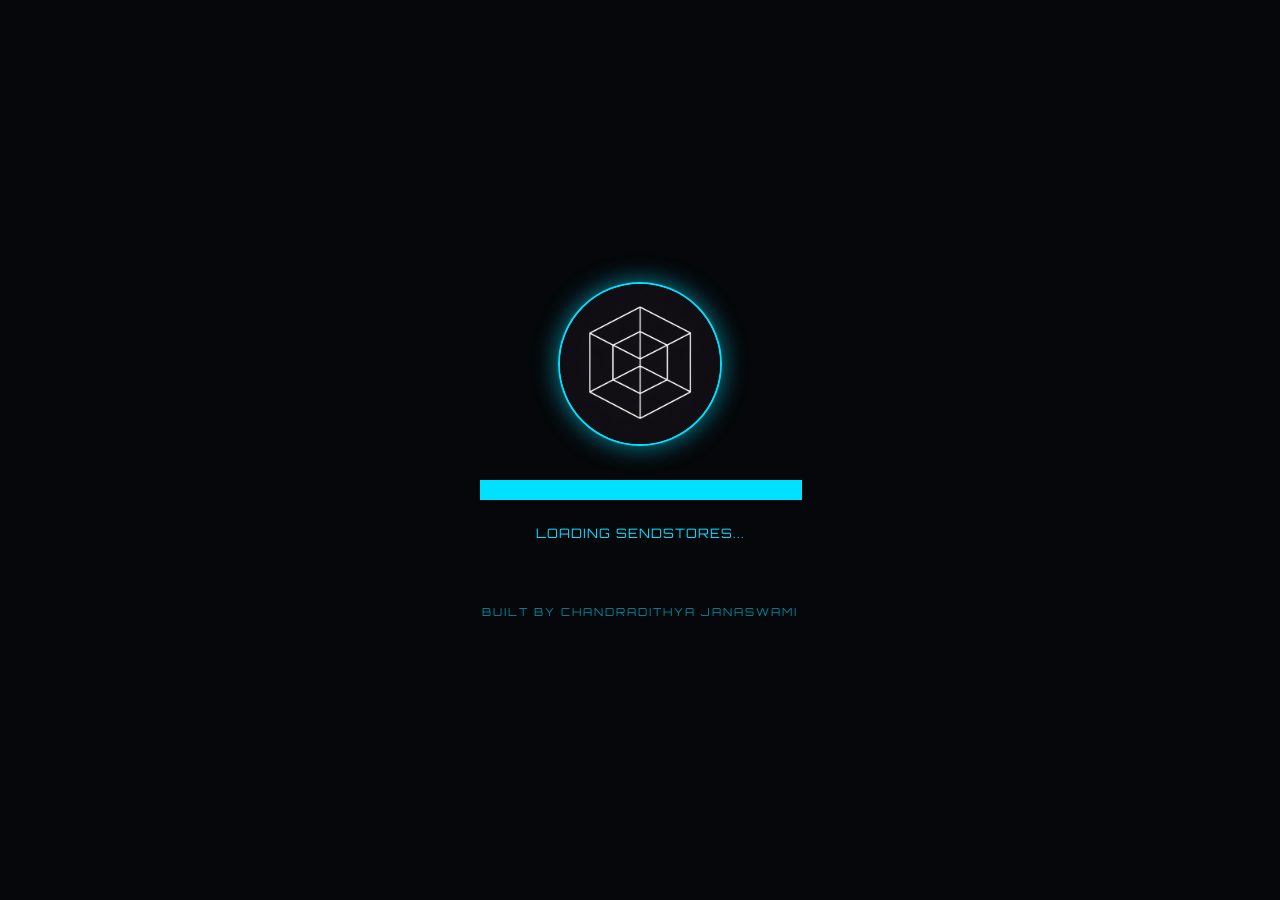
<file: portfolio/sendstores/index.html>
<!DOCTYPE html>
<html>
<head>
  <meta property="og:title" content="SendStores"/>
  <meta property="og:description" content="Create stores and provision them without hassle."/>
  <meta property="og:image" content="profile.png"/>
  <meta property="og:url" content="https://jvschandradithya.github.io/sendstores/"/>
  <meta property="og:type" content="website"/>
  <title>SendStores</title>
  

  <!-- Premium clean tech font -->
  <link href="https://fonts.googleapis.com/css2?family=Orbitron:wght@400;600&display=swap" rel="stylesheet">

  <link rel="stylesheet" href="style.css">
</head>
<body>

  <div class="boot-container">
    <img src="profile.png" class="boot-image" />
    <div class="progress-bar"></div>
    <div id="boot-sequence"></div>
    <div class="built-by">Built by Chandradithya Janaswami</div>
  </div>

  <script src="script.js"></script>
</body>
</html>
</file>
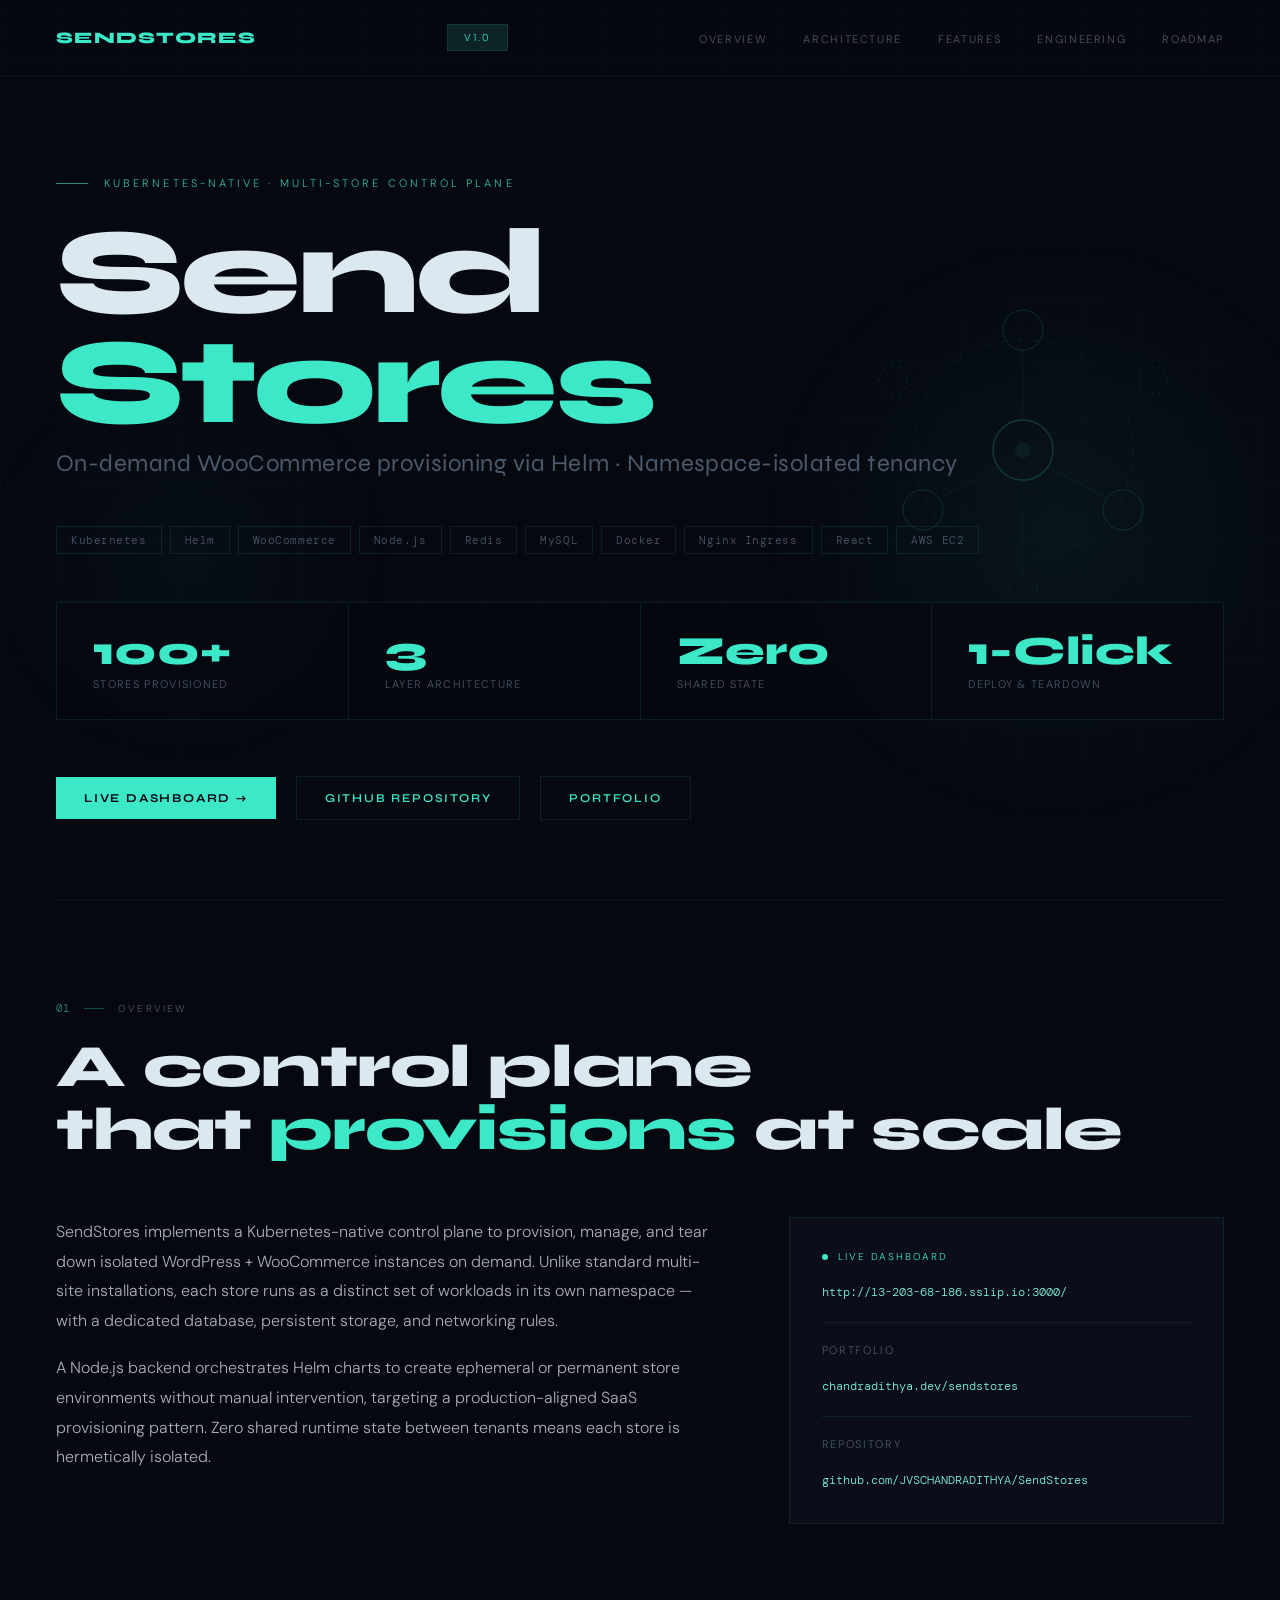
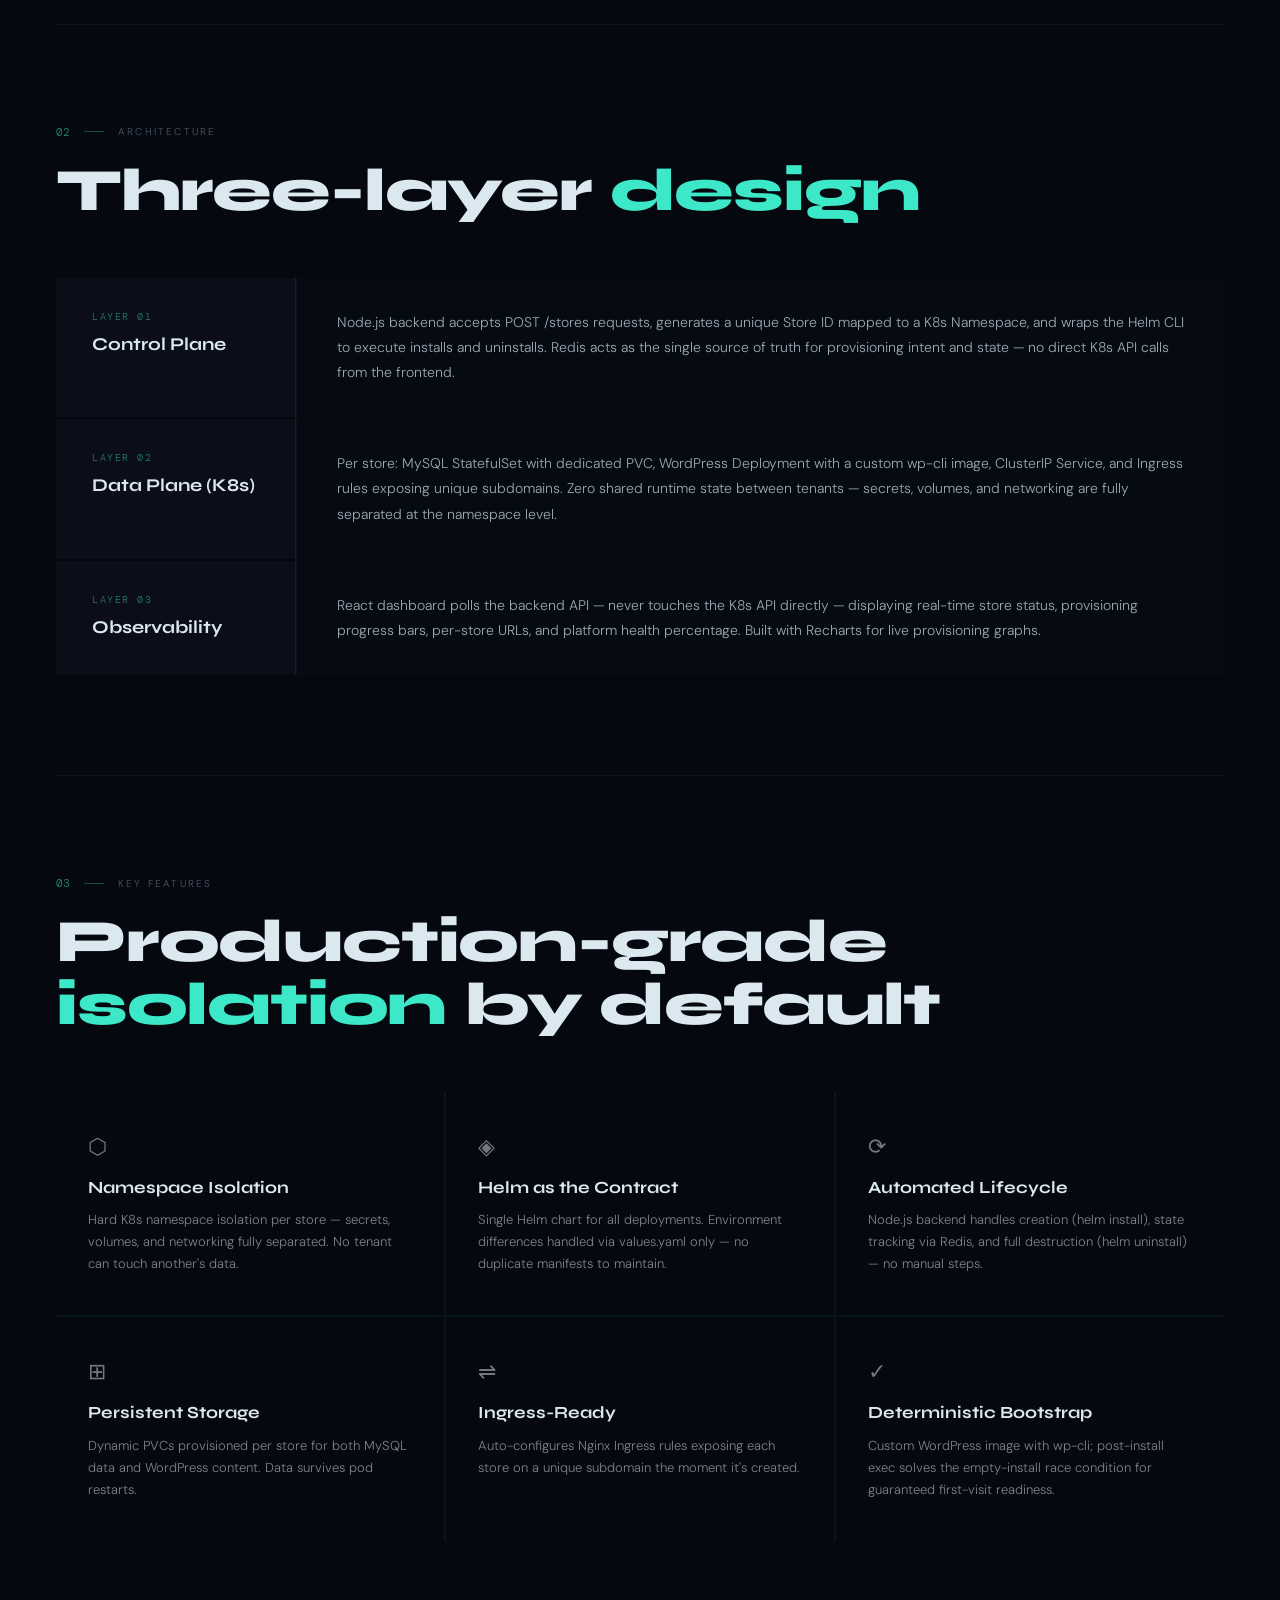
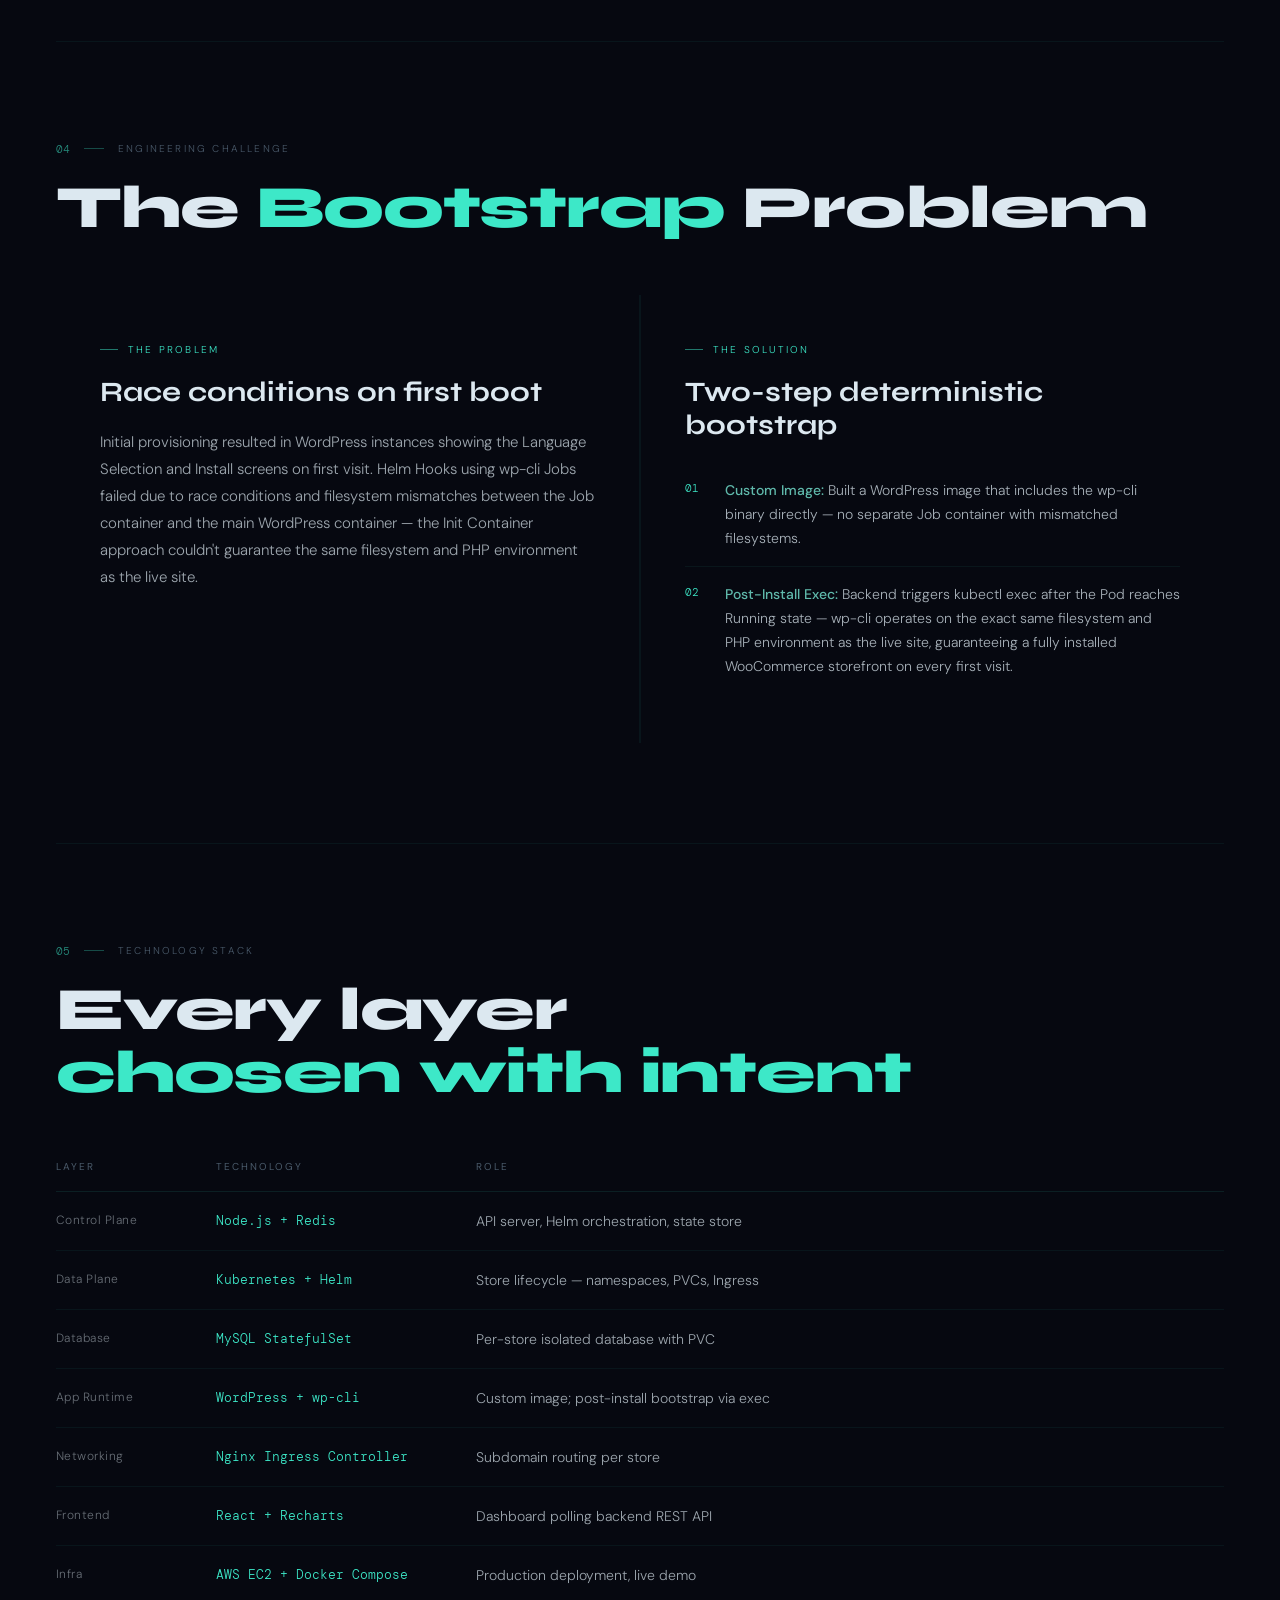
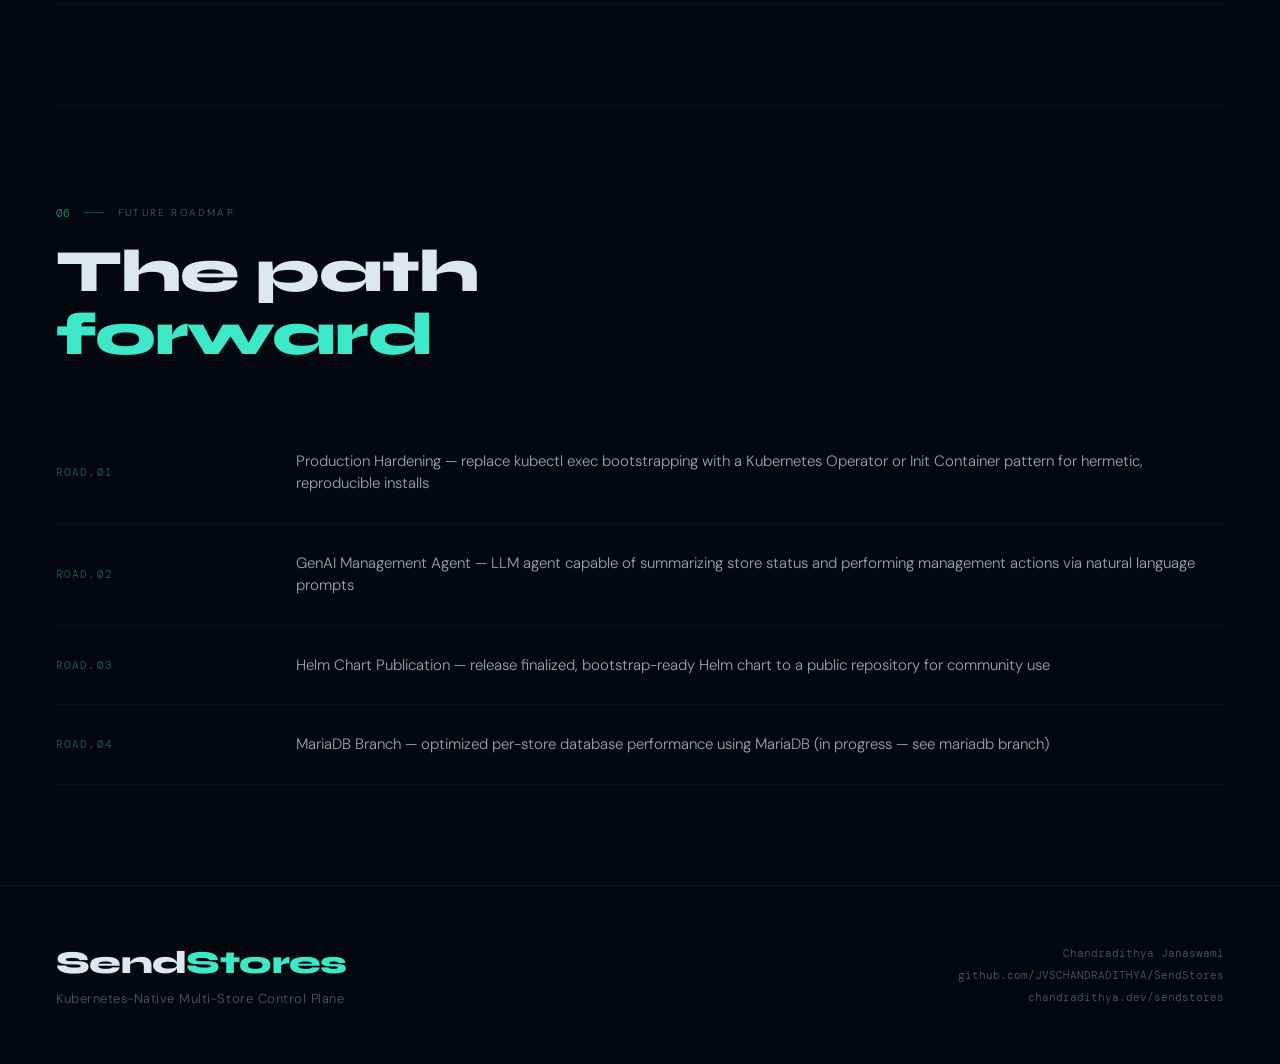
<file: portfolio/ss/index.html>
<!DOCTYPE html>
<html lang="en">
<head>
<meta charset="UTF-8">
<meta name="viewport" content="width=device-width, initial-scale=1.0">
<title>SendStores — Project Brief</title>
<link rel="preconnect" href="https://fonts.googleapis.com">
<link href="https://fonts.googleapis.com/css2?family=Syne:wght@400;600;700;800&family=DM+Sans:wght@300;400;500&family=DM+Mono:wght@400;500&display=swap" rel="stylesheet">
<style>
  :root {
    --bg: #060810;
    --bg2: #0b0e18;
    --bg3: #111520;
    --blue: #1a2240;
    --cyan: #3de8c8;
    --cyan2: #7ef5e0;
    --cyan-dim: rgba(61,232,200,0.12);
    --text: #dce8f0;
    --muted: #4a5a6a;
    --border: rgba(61,232,200,0.1);
    --border2: rgba(61,232,200,0.06);
  }

  * { margin: 0; padding: 0; box-sizing: border-box; }
  html { scroll-behavior: smooth; }

  body {
    background: var(--bg);
    color: var(--text);
    font-family: 'DM Sans', sans-serif;
    font-weight: 300;
    overflow-x: hidden;
  }

  /* GRID TEXTURE */
  body::before {
    content: '';
    position: fixed;
    inset: 0;
    background-image:
      linear-gradient(rgba(61,232,200,0.025) 1px, transparent 1px),
      linear-gradient(90deg, rgba(61,232,200,0.025) 1px, transparent 1px);
    background-size: 60px 60px;
    pointer-events: none;
    z-index: 0;
  }

  * { position: relative; z-index: 1; }

  /* NAV */
  nav {
    position: fixed;
    top: 0; left: 0; right: 0;
    z-index: 100;
    display: flex;
    justify-content: space-between;
    align-items: center;
    padding: 24px 56px;
    background: linear-gradient(to bottom, rgba(6,8,16,0.98), transparent);
    border-bottom: 1px solid rgba(61,232,200,0.05);
  }

  .nav-logo {
    font-family: 'Syne', sans-serif;
    font-weight: 800;
    font-size: 16px;
    letter-spacing: 0.08em;
    color: var(--cyan);
    text-transform: uppercase;
  }

  .nav-pill {
    background: var(--cyan-dim);
    border: 1px solid var(--border);
    padding: 6px 16px;
    font-size: 10px;
    letter-spacing: 0.2em;
    text-transform: uppercase;
    color: var(--cyan);
  }

  .nav-links {
    display: flex;
    gap: 36px;
    list-style: none;
  }

  .nav-links a {
    color: var(--muted);
    text-decoration: none;
    font-size: 11px;
    letter-spacing: 0.15em;
    text-transform: uppercase;
    transition: color 0.3s;
  }

  .nav-links a:hover { color: var(--cyan); }

  /* HERO */
  .hero {
    min-height: 100vh;
    display: flex;
    flex-direction: column;
    justify-content: flex-end;
    padding: 0 56px 80px;
    overflow: hidden;
  }

  .hero-glow {
    position: absolute;
    top: 20%;
    right: -10%;
    width: 700px;
    height: 700px;
    background: radial-gradient(circle, rgba(61,232,200,0.06) 0%, transparent 60%);
    pointer-events: none;
  }

  .hero-glow2 {
    position: absolute;
    bottom: 10%;
    left: -5%;
    width: 500px;
    height: 500px;
    background: radial-gradient(circle, rgba(61,232,200,0.03) 0%, transparent 60%);
    pointer-events: none;
  }

  /* K8s node diagram */
  .hero-diagram {
    position: absolute;
    top: 50%;
    right: 6%;
    transform: translateY(-50%);
    width: 360px;
    height: 360px;
    opacity: 0.18;
  }

  .hero-eyebrow {
    display: flex;
    align-items: center;
    gap: 16px;
    margin-bottom: 28px;
  }

  .eyebrow-line {
    width: 32px;
    height: 1px;
    background: var(--cyan);
    opacity: 0.6;
  }

  .eyebrow-text {
    font-size: 11px;
    letter-spacing: 0.28em;
    text-transform: uppercase;
    color: var(--cyan);
    opacity: 0.8;
  }

  .hero-title {
    font-family: 'Syne', sans-serif;
    font-size: clamp(68px, 9.5vw, 136px);
    font-weight: 800;
    line-height: 0.9;
    color: var(--text);
    letter-spacing: -0.03em;
    margin-bottom: 12px;
  }

  .hero-title .accent {
    color: var(--cyan);
    display: block;
  }

  .hero-subtitle {
    font-family: 'Syne', sans-serif;
    font-size: clamp(16px, 2vw, 24px);
    font-weight: 400;
    color: var(--muted);
    letter-spacing: 0.02em;
    margin-bottom: 48px;
  }

  .hero-stats {
    display: flex;
    gap: 0;
    margin-bottom: 56px;
    border: 1px solid var(--border);
    background: rgba(6,8,16,0.7);
  }

  .hero-stat {
    padding: 28px 36px;
    border-right: 1px solid var(--border);
    flex: 1;
  }

  .hero-stat:last-child { border-right: none; }

  .stat-big {
    font-family: 'Syne', sans-serif;
    font-size: 40px;
    font-weight: 800;
    color: var(--cyan);
    line-height: 1;
    margin-bottom: 6px;
  }

  .stat-desc {
    font-size: 11px;
    letter-spacing: 0.12em;
    text-transform: uppercase;
    color: var(--muted);
  }

  .hero-cta-row {
    display: flex;
    gap: 20px;
    align-items: center;
  }

  .btn-primary {
    display: inline-flex;
    align-items: center;
    gap: 10px;
    padding: 14px 28px;
    background: var(--cyan);
    color: var(--bg);
    font-family: 'Syne', sans-serif;
    font-weight: 700;
    font-size: 12px;
    letter-spacing: 0.15em;
    text-transform: uppercase;
    text-decoration: none;
    transition: background 0.3s;
  }

  .btn-primary:hover { background: var(--cyan2); }

  .btn-ghost {
    display: inline-flex;
    align-items: center;
    gap: 10px;
    padding: 14px 28px;
    border: 1px solid var(--border);
    color: var(--cyan);
    font-family: 'Syne', sans-serif;
    font-weight: 600;
    font-size: 12px;
    letter-spacing: 0.15em;
    text-transform: uppercase;
    text-decoration: none;
    transition: all 0.3s;
  }

  .btn-ghost:hover { border-color: var(--cyan); background: var(--cyan-dim); }

  /* SECTION */
  section { padding: 100px 56px; }

  .section-label {
    display: flex;
    align-items: center;
    gap: 14px;
    margin-bottom: 20px;
  }

  .section-num {
    font-family: 'DM Mono', monospace;
    font-size: 11px;
    color: var(--cyan);
    opacity: 0.6;
  }

  .section-dash {
    width: 20px;
    height: 1px;
    background: var(--cyan);
    opacity: 0.3;
  }

  .section-name {
    font-size: 10px;
    letter-spacing: 0.22em;
    text-transform: uppercase;
    color: var(--muted);
  }

  .section-title {
    font-family: 'Syne', sans-serif;
    font-size: clamp(36px, 5vw, 60px);
    font-weight: 800;
    color: var(--text);
    line-height: 1.05;
    letter-spacing: -0.02em;
    margin-bottom: 56px;
  }

  .section-title .hi { color: var(--cyan); }

  /* DIVIDER */
  .section-divider {
    height: 1px;
    background: var(--border2);
    margin: 0 56px;
  }

  /* OVERVIEW */
  .overview-split {
    display: grid;
    grid-template-columns: 1.2fr 0.8fr;
    gap: 80px;
    align-items: start;
  }

  .overview-body p {
    font-size: 16px;
    line-height: 1.85;
    color: var(--text);
    opacity: 0.75;
  }

  .overview-body p + p { margin-top: 18px; }

  .live-card {
    border: 1px solid var(--border);
    background: var(--bg2);
    padding: 32px;
    display: flex;
    flex-direction: column;
    gap: 20px;
  }

  .live-indicator {
    display: flex;
    align-items: center;
    gap: 10px;
    font-size: 10px;
    letter-spacing: 0.2em;
    text-transform: uppercase;
    color: var(--cyan);
  }

  .live-dot {
    width: 6px;
    height: 6px;
    border-radius: 50%;
    background: var(--cyan);
    animation: pulse 2s infinite;
  }

  @keyframes pulse {
    0%, 100% { opacity: 1; transform: scale(1); }
    50% { opacity: 0.4; transform: scale(0.8); }
  }

  .live-url {
    font-family: 'DM Mono', monospace;
    font-size: 12px;
    color: var(--cyan2);
    line-height: 1.6;
    word-break: break-all;
  }

  .live-url a {
    color: inherit;
    text-decoration: none;
  }

  .live-url a:hover { text-decoration: underline; }

  /* ARCHITECTURE */
  .arch-layers {
    display: flex;
    flex-direction: column;
    gap: 2px;
  }

  .arch-row {
    display: grid;
    grid-template-columns: 240px 1fr;
    background: var(--border2);
    gap: 1px;
  }

  .arch-label {
    background: var(--bg2);
    padding: 32px 36px;
    border-right: 1px solid var(--border);
  }

  .arch-layer-num {
    font-family: 'DM Mono', monospace;
    font-size: 10px;
    color: var(--cyan);
    opacity: 0.5;
    letter-spacing: 0.15em;
    margin-bottom: 10px;
  }

  .arch-layer-name {
    font-family: 'Syne', sans-serif;
    font-size: 18px;
    font-weight: 700;
    color: var(--text);
    line-height: 1.3;
  }

  .arch-content {
    background: var(--bg);
    padding: 32px 40px;
    font-size: 14px;
    line-height: 1.8;
    color: var(--text);
    opacity: 0.7;
  }

  /* FEATURES */
  .features-bento {
    display: grid;
    grid-template-columns: repeat(3, 1fr);
    gap: 2px;
    background: var(--border2);
  }

  .feature-tile {
    background: var(--bg);
    padding: 40px 32px;
    transition: background 0.3s;
    position: relative;
    overflow: hidden;
  }

  .feature-tile::after {
    content: '';
    position: absolute;
    bottom: 0; left: 0; right: 0;
    height: 1px;
    background: linear-gradient(90deg, transparent, var(--cyan), transparent);
    opacity: 0;
    transition: opacity 0.3s;
  }

  .feature-tile:hover { background: var(--bg2); }
  .feature-tile:hover::after { opacity: 0.4; }

  .feature-icon {
    font-size: 22px;
    margin-bottom: 16px;
    opacity: 0.5;
  }

  .feature-title {
    font-family: 'Syne', sans-serif;
    font-size: 17px;
    font-weight: 700;
    color: var(--text);
    margin-bottom: 10px;
    line-height: 1.3;
  }

  .feature-body {
    font-size: 13px;
    line-height: 1.7;
    color: var(--text);
    opacity: 0.55;
  }

  /* ENGINEERING CHALLENGE */
  .challenge-grid {
    display: grid;
    grid-template-columns: 1fr 1fr;
    gap: 2px;
    background: var(--border2);
  }

  .challenge-block {
    background: var(--bg);
    padding: 48px 44px;
  }

  .challenge-tag {
    font-size: 10px;
    letter-spacing: 0.22em;
    text-transform: uppercase;
    color: var(--cyan);
    margin-bottom: 20px;
    display: flex;
    align-items: center;
    gap: 10px;
  }

  .challenge-tag::before {
    content: '';
    display: inline-block;
    width: 18px;
    height: 1px;
    background: var(--cyan);
    opacity: 0.5;
  }

  .challenge-title {
    font-family: 'Syne', sans-serif;
    font-size: 28px;
    font-weight: 700;
    color: var(--text);
    margin-bottom: 20px;
    line-height: 1.2;
  }

  .challenge-text {
    font-size: 15px;
    line-height: 1.8;
    color: var(--text);
    opacity: 0.7;
  }

  .solution-step {
    display: flex;
    gap: 16px;
    padding: 16px 0;
    border-bottom: 1px solid var(--border2);
  }

  .solution-step:last-child { border-bottom: none; }

  .sol-num {
    font-family: 'DM Mono', monospace;
    font-size: 11px;
    color: var(--cyan);
    padding-top: 2px;
    flex-shrink: 0;
    width: 24px;
  }

  .sol-text {
    font-size: 14px;
    line-height: 1.7;
    color: var(--text);
    opacity: 0.75;
  }

  .sol-text strong { color: var(--cyan2); font-weight: 500; }

  /* STACK TABLE */
  .stack-table {
    width: 100%;
    border-collapse: collapse;
  }

  .stack-table thead {
    border-bottom: 1px solid var(--border);
  }

  .stack-table th {
    font-size: 10px;
    letter-spacing: 0.2em;
    text-transform: uppercase;
    color: var(--muted);
    padding: 0 0 18px;
    text-align: left;
    font-weight: 400;
  }

  .stack-table tbody tr {
    border-bottom: 1px solid var(--border2);
    transition: background 0.2s;
  }

  .stack-table tbody tr:hover { background: rgba(61,232,200,0.02); }

  .stack-table td {
    padding: 20px 0;
    font-size: 14px;
    color: var(--text);
    opacity: 0.7;
    vertical-align: top;
  }

  .stack-table td:first-child {
    opacity: 0.45;
    font-size: 12px;
    letter-spacing: 0.04em;
    width: 160px;
  }

  .stack-table td:nth-child(2) {
    font-family: 'DM Mono', monospace;
    color: var(--cyan);
    font-size: 13px;
    opacity: 1;
    width: 260px;
  }

  /* ROADMAP */
  .roadmap-items {
    display: flex;
    flex-direction: column;
    gap: 0;
  }

  .roadmap-row {
    display: grid;
    grid-template-columns: 200px 1fr;
    border-bottom: 1px solid var(--border2);
    padding: 28px 0;
    align-items: center;
    gap: 40px;
    transition: background 0.2s;
  }

  .roadmap-row:hover { background: rgba(61,232,200,0.02); }

  .roadmap-index {
    font-family: 'DM Mono', monospace;
    font-size: 11px;
    color: var(--cyan);
    opacity: 0.4;
    letter-spacing: 0.1em;
  }

  .roadmap-desc {
    font-size: 15px;
    color: var(--text);
    opacity: 0.7;
    line-height: 1.5;
  }

  /* FOOTER */
  footer {
    padding: 56px;
    border-top: 1px solid var(--border);
    display: flex;
    justify-content: space-between;
    align-items: center;
  }

  .footer-left {
    display: flex;
    flex-direction: column;
    gap: 8px;
  }

  .footer-logo {
    font-family: 'Syne', sans-serif;
    font-size: 32px;
    font-weight: 800;
    color: var(--text);
    letter-spacing: -0.02em;
  }

  .footer-logo span { color: var(--cyan); }

  .footer-tagline {
    font-size: 13px;
    color: var(--muted);
    letter-spacing: 0.04em;
  }

  .footer-right {
    font-family: 'DM Mono', monospace;
    font-size: 11px;
    color: var(--muted);
    text-align: right;
    line-height: 2;
  }

  /* animations */
  .fade-up {
    opacity: 0;
    transform: translateY(24px);
    animation: fadeUp 0.8s ease forwards;
  }

  @keyframes fadeUp {
    to { opacity: 1; transform: translateY(0); }
  }

  .fade-up:nth-child(1) { animation-delay: 0.1s; }
  .fade-up:nth-child(2) { animation-delay: 0.22s; }
  .fade-up:nth-child(3) { animation-delay: 0.34s; }
  .fade-up:nth-child(4) { animation-delay: 0.46s; }
  .fade-up:nth-child(5) { animation-delay: 0.58s; }

  .tag-row {
    display: flex;
    flex-wrap: wrap;
    gap: 8px;
    margin-bottom: 48px;
  }

  .tag {
    border: 1px solid var(--border);
    padding: 6px 14px;
    font-family: 'DM Mono', monospace;
    font-size: 11px;
    color: var(--muted);
    letter-spacing: 0.05em;
    transition: all 0.3s;
  }

  .tag:hover { border-color: var(--cyan); color: var(--cyan); }
</style>
</head>
<body>

<!-- NAV -->
<nav>
  <div class="nav-logo">SendStores</div>
  <div class="nav-pill">v1.0</div>
  <ul class="nav-links">
    <li><a href="#overview">Overview</a></li>
    <li><a href="#architecture">Architecture</a></li>
    <li><a href="#features">Features</a></li>
    <li><a href="#challenge">Engineering</a></li>
    <li><a href="#roadmap">Roadmap</a></li>
  </ul>
</nav>

<!-- HERO -->
<div class="hero">
  <div class="hero-glow"></div>
  <div class="hero-glow2"></div>

  <!-- K8s node diagram -->
  <div class="hero-diagram">
    <svg viewBox="0 0 360 360" fill="none" xmlns="http://www.w3.org/2000/svg">
      <!-- central node -->
      <circle cx="180" cy="180" r="30" stroke="#3de8c8" stroke-width="1.5"/>
      <circle cx="180" cy="180" r="8" fill="#3de8c8" opacity="0.3"/>
      <!-- outer nodes -->
      <circle cx="180" cy="60" r="20" stroke="#3de8c8" stroke-width="0.8"/>
      <circle cx="280" cy="240" r="20" stroke="#3de8c8" stroke-width="0.8"/>
      <circle cx="80" cy="240" r="20" stroke="#3de8c8" stroke-width="0.8"/>
      <circle cx="50" cy="110" r="14" stroke="#3de8c8" stroke-width="0.6" stroke-dasharray="3 4"/>
      <circle cx="310" cy="110" r="14" stroke="#3de8c8" stroke-width="0.6" stroke-dasharray="3 4"/>
      <circle cx="180" cy="320" r="14" stroke="#3de8c8" stroke-width="0.6" stroke-dasharray="3 4"/>
      <!-- connections -->
      <line x1="180" y1="150" x2="180" y2="80" stroke="#3de8c8" stroke-width="0.7" opacity="0.5"/>
      <line x1="205" y1="197" x2="262" y2="227" stroke="#3de8c8" stroke-width="0.7" opacity="0.5"/>
      <line x1="155" y1="197" x2="98" y2="227" stroke="#3de8c8" stroke-width="0.7" opacity="0.5"/>
      <line x1="160" y1="168" x2="64" y2="119" stroke="#3de8c8" stroke-width="0.5" opacity="0.3"/>
      <line x1="200" y1="168" x2="296" y2="119" stroke="#3de8c8" stroke-width="0.5" opacity="0.3"/>
      <line x1="180" y1="210" x2="180" y2="306" stroke="#3de8c8" stroke-width="0.5" opacity="0.3"/>
      <!-- orbit ring -->
      <circle cx="180" cy="180" r="110" stroke="#3de8c8" stroke-width="0.4" stroke-dasharray="6 10"/>
    </svg>
  </div>

  <div class="fade-up">
    <div class="hero-eyebrow">
      <div class="eyebrow-line"></div>
      <div class="eyebrow-text">Kubernetes-Native · Multi-Store Control Plane</div>
    </div>
  </div>

  <div class="fade-up">
    <h1 class="hero-title">Send<span class="accent">Stores</span></h1>
  </div>

  <div class="fade-up">
    <p class="hero-subtitle">On-demand WooCommerce provisioning via Helm · Namespace-isolated tenancy</p>
  </div>

  <div class="fade-up">
    <div class="tag-row">
      <span class="tag">Kubernetes</span>
      <span class="tag">Helm</span>
      <span class="tag">WooCommerce</span>
      <span class="tag">Node.js</span>
      <span class="tag">Redis</span>
      <span class="tag">MySQL</span>
      <span class="tag">Docker</span>
      <span class="tag">Nginx Ingress</span>
      <span class="tag">React</span>
      <span class="tag">AWS EC2</span>
    </div>
  </div>

  <div class="fade-up">
    <div class="hero-stats">
      <div class="hero-stat">
        <div class="stat-big">100+</div>
        <div class="stat-desc">Stores Provisioned</div>
      </div>
      <div class="hero-stat">
        <div class="stat-big">3</div>
        <div class="stat-desc">Layer Architecture</div>
      </div>
      <div class="hero-stat">
        <div class="stat-big">Zero</div>
        <div class="stat-desc">Shared State</div>
      </div>
      <div class="hero-stat">
        <div class="stat-big">1-Click</div>
        <div class="stat-desc">Deploy & Teardown</div>
      </div>
    </div>
  </div>

  <div class="fade-up">
    <div class="hero-cta-row">
      <a class="btn-primary" href="http://13-203-68-186.sslip.io:3000/" target="_blank">Live Dashboard →</a>
      <a class="btn-ghost" href="https://github.com/JVSCHANDRADITHYA/SendStores" target="_blank">GitHub Repository</a>
      <a class="btn-ghost" href="https://chandradithya.dev/sendstores" target="_blank">Portfolio</a>
    </div>
  </div>
</div>

<div class="section-divider"></div>

<!-- OVERVIEW -->
<section id="overview">
  <div class="section-label">
    <span class="section-num">01</span>
    <div class="section-dash"></div>
    <span class="section-name">Overview</span>
  </div>
  <h2 class="section-title">A control plane<br>that <span class="hi">provisions</span> at scale</h2>

  <div class="overview-split">
    <div class="overview-body">
      <p>SendStores implements a Kubernetes-native control plane to provision, manage, and tear down isolated WordPress + WooCommerce instances on demand. Unlike standard multi-site installations, each store runs as a distinct set of workloads in its own namespace — with a dedicated database, persistent storage, and networking rules.</p>
      <p>A Node.js backend orchestrates Helm charts to create ephemeral or permanent store environments without manual intervention, targeting a production-aligned SaaS provisioning pattern. Zero shared runtime state between tenants means each store is hermetically isolated.</p>
    </div>
    <div class="live-card">
      <div class="live-indicator">
        <div class="live-dot"></div>
        Live Dashboard
      </div>
      <div class="live-url">
        <a href="http://13-203-68-186.sslip.io:3000/" target="_blank">http://13-203-68-186.sslip.io:3000/</a>
      </div>
      <div style="height:1px;background:var(--border);"></div>
      <div style="font-size:11px;letter-spacing:0.15em;text-transform:uppercase;color:var(--muted);">Portfolio</div>
      <div class="live-url">
        <a href="https://chandradithya.dev/sendstores" target="_blank">chandradithya.dev/sendstores</a>
      </div>
      <div style="height:1px;background:var(--border);"></div>
      <div style="font-size:11px;letter-spacing:0.15em;text-transform:uppercase;color:var(--muted);">Repository</div>
      <div class="live-url">
        <a href="https://github.com/JVSCHANDRADITHYA/SendStores" target="_blank">github.com/JVSCHANDRADITHYA/SendStores</a>
      </div>
    </div>
  </div>
</section>

<div class="section-divider"></div>

<!-- ARCHITECTURE -->
<section id="architecture">
  <div class="section-label">
    <span class="section-num">02</span>
    <div class="section-dash"></div>
    <span class="section-name">Architecture</span>
  </div>
  <h2 class="section-title">Three-layer <span class="hi">design</span></h2>

  <div class="arch-layers">
    <div class="arch-row">
      <div class="arch-label">
        <div class="arch-layer-num">LAYER 01</div>
        <div class="arch-layer-name">Control Plane</div>
      </div>
      <div class="arch-content">
        Node.js backend accepts POST /stores requests, generates a unique Store ID mapped to a K8s Namespace, and wraps the Helm CLI to execute installs and uninstalls. Redis acts as the single source of truth for provisioning intent and state — no direct K8s API calls from the frontend.
      </div>
    </div>
    <div class="arch-row">
      <div class="arch-label">
        <div class="arch-layer-num">LAYER 02</div>
        <div class="arch-layer-name">Data Plane (K8s)</div>
      </div>
      <div class="arch-content">
        Per store: MySQL StatefulSet with dedicated PVC, WordPress Deployment with a custom wp-cli image, ClusterIP Service, and Ingress rules exposing unique subdomains. Zero shared runtime state between tenants — secrets, volumes, and networking are fully separated at the namespace level.
      </div>
    </div>
    <div class="arch-row">
      <div class="arch-label">
        <div class="arch-layer-num">LAYER 03</div>
        <div class="arch-layer-name">Observability</div>
      </div>
      <div class="arch-content">
        React dashboard polls the backend API — never touches the K8s API directly — displaying real-time store status, provisioning progress bars, per-store URLs, and platform health percentage. Built with Recharts for live provisioning graphs.
      </div>
    </div>
  </div>
</section>

<div class="section-divider"></div>

<!-- FEATURES -->
<section id="features">
  <div class="section-label">
    <span class="section-num">03</span>
    <div class="section-dash"></div>
    <span class="section-name">Key Features</span>
  </div>
  <h2 class="section-title">Production-grade<br><span class="hi">isolation</span> by default</h2>

  <div class="features-bento">
    <div class="feature-tile">
      <div class="feature-icon">⬡</div>
      <div class="feature-title">Namespace Isolation</div>
      <div class="feature-body">Hard K8s namespace isolation per store — secrets, volumes, and networking fully separated. No tenant can touch another's data.</div>
    </div>
    <div class="feature-tile">
      <div class="feature-icon">◈</div>
      <div class="feature-title">Helm as the Contract</div>
      <div class="feature-body">Single Helm chart for all deployments. Environment differences handled via values.yaml only — no duplicate manifests to maintain.</div>
    </div>
    <div class="feature-tile">
      <div class="feature-icon">⟳</div>
      <div class="feature-title">Automated Lifecycle</div>
      <div class="feature-body">Node.js backend handles creation (helm install), state tracking via Redis, and full destruction (helm uninstall) — no manual steps.</div>
    </div>
    <div class="feature-tile">
      <div class="feature-icon">⊞</div>
      <div class="feature-title">Persistent Storage</div>
      <div class="feature-body">Dynamic PVCs provisioned per store for both MySQL data and WordPress content. Data survives pod restarts.</div>
    </div>
    <div class="feature-tile">
      <div class="feature-icon">⇌</div>
      <div class="feature-title">Ingress-Ready</div>
      <div class="feature-body">Auto-configures Nginx Ingress rules exposing each store on a unique subdomain the moment it's created.</div>
    </div>
    <div class="feature-tile">
      <div class="feature-icon">✓</div>
      <div class="feature-title">Deterministic Bootstrap</div>
      <div class="feature-body">Custom WordPress image with wp-cli; post-install exec solves the empty-install race condition for guaranteed first-visit readiness.</div>
    </div>
  </div>
</section>

<div class="section-divider"></div>

<!-- ENGINEERING CHALLENGE -->
<section id="challenge">
  <div class="section-label">
    <span class="section-num">04</span>
    <div class="section-dash"></div>
    <span class="section-name">Engineering Challenge</span>
  </div>
  <h2 class="section-title">The <span class="hi">Bootstrap</span> Problem</h2>

  <div class="challenge-grid">
    <div class="challenge-block">
      <div class="challenge-tag">The Problem</div>
      <div class="challenge-title">Race conditions on first boot</div>
      <div class="challenge-text">
        Initial provisioning resulted in WordPress instances showing the Language Selection and Install screens on first visit. Helm Hooks using wp-cli Jobs failed due to race conditions and filesystem mismatches between the Job container and the main WordPress container — the Init Container approach couldn't guarantee the same filesystem and PHP environment as the live site.
      </div>
    </div>
    <div class="challenge-block">
      <div class="challenge-tag">The Solution</div>
      <div class="challenge-title">Two-step deterministic bootstrap</div>
      <div class="solution-step">
        <div class="sol-num">01</div>
        <div class="sol-text"><strong>Custom Image:</strong> Built a WordPress image that includes the wp-cli binary directly — no separate Job container with mismatched filesystems.</div>
      </div>
      <div class="solution-step">
        <div class="sol-num">02</div>
        <div class="sol-text"><strong>Post-Install Exec:</strong> Backend triggers kubectl exec after the Pod reaches Running state — wp-cli operates on the exact same filesystem and PHP environment as the live site, guaranteeing a fully installed WooCommerce storefront on every first visit.</div>
      </div>
    </div>
  </div>
</section>

<div class="section-divider"></div>

<!-- STACK -->
<section id="stack">
  <div class="section-label">
    <span class="section-num">05</span>
    <div class="section-dash"></div>
    <span class="section-name">Technology Stack</span>
  </div>
  <h2 class="section-title">Every layer<br><span class="hi">chosen with intent</span></h2>

  <table class="stack-table">
    <thead>
      <tr>
        <th>Layer</th>
        <th>Technology</th>
        <th>Role</th>
      </tr>
    </thead>
    <tbody>
      <tr>
        <td>Control Plane</td>
        <td>Node.js + Redis</td>
        <td>API server, Helm orchestration, state store</td>
      </tr>
      <tr>
        <td>Data Plane</td>
        <td>Kubernetes + Helm</td>
        <td>Store lifecycle — namespaces, PVCs, Ingress</td>
      </tr>
      <tr>
        <td>Database</td>
        <td>MySQL StatefulSet</td>
        <td>Per-store isolated database with PVC</td>
      </tr>
      <tr>
        <td>App Runtime</td>
        <td>WordPress + wp-cli</td>
        <td>Custom image; post-install bootstrap via exec</td>
      </tr>
      <tr>
        <td>Networking</td>
        <td>Nginx Ingress Controller</td>
        <td>Subdomain routing per store</td>
      </tr>
      <tr>
        <td>Frontend</td>
        <td>React + Recharts</td>
        <td>Dashboard polling backend REST API</td>
      </tr>
      <tr>
        <td>Infra</td>
        <td>AWS EC2 + Docker Compose</td>
        <td>Production deployment, live demo</td>
      </tr>
    </tbody>
  </table>
</section>

<div class="section-divider"></div>

<!-- ROADMAP -->
<section id="roadmap">
  <div class="section-label">
    <span class="section-num">06</span>
    <div class="section-dash"></div>
    <span class="section-name">Future Roadmap</span>
  </div>
  <h2 class="section-title">The path<br><span class="hi">forward</span></h2>

  <div class="roadmap-items">
    <div class="roadmap-row">
      <div class="roadmap-index">ROAD.01</div>
      <div class="roadmap-desc">Production Hardening — replace kubectl exec bootstrapping with a Kubernetes Operator or Init Container pattern for hermetic, reproducible installs</div>
    </div>
    <div class="roadmap-row">
      <div class="roadmap-index">ROAD.02</div>
      <div class="roadmap-desc">GenAI Management Agent — LLM agent capable of summarizing store status and performing management actions via natural language prompts</div>
    </div>
    <div class="roadmap-row">
      <div class="roadmap-index">ROAD.03</div>
      <div class="roadmap-desc">Helm Chart Publication — release finalized, bootstrap-ready Helm chart to a public repository for community use</div>
    </div>
    <div class="roadmap-row">
      <div class="roadmap-index">ROAD.04</div>
      <div class="roadmap-desc">MariaDB Branch — optimized per-store database performance using MariaDB (in progress — see mariadb branch)</div>
    </div>
  </div>
</section>

<!-- FOOTER -->
<footer>
  <div class="footer-left">
    <div class="footer-logo">Send<span>Stores</span></div>
    <div class="footer-tagline">Kubernetes-Native Multi-Store Control Plane</div>
  </div>
  <div class="footer-right">
    Chandradithya Janaswami<br>
    github.com/JVSCHANDRADITHYA/SendStores<br>
    chandradithya.dev/sendstores
  </div>
</footer>

</body>
</html>
</file>
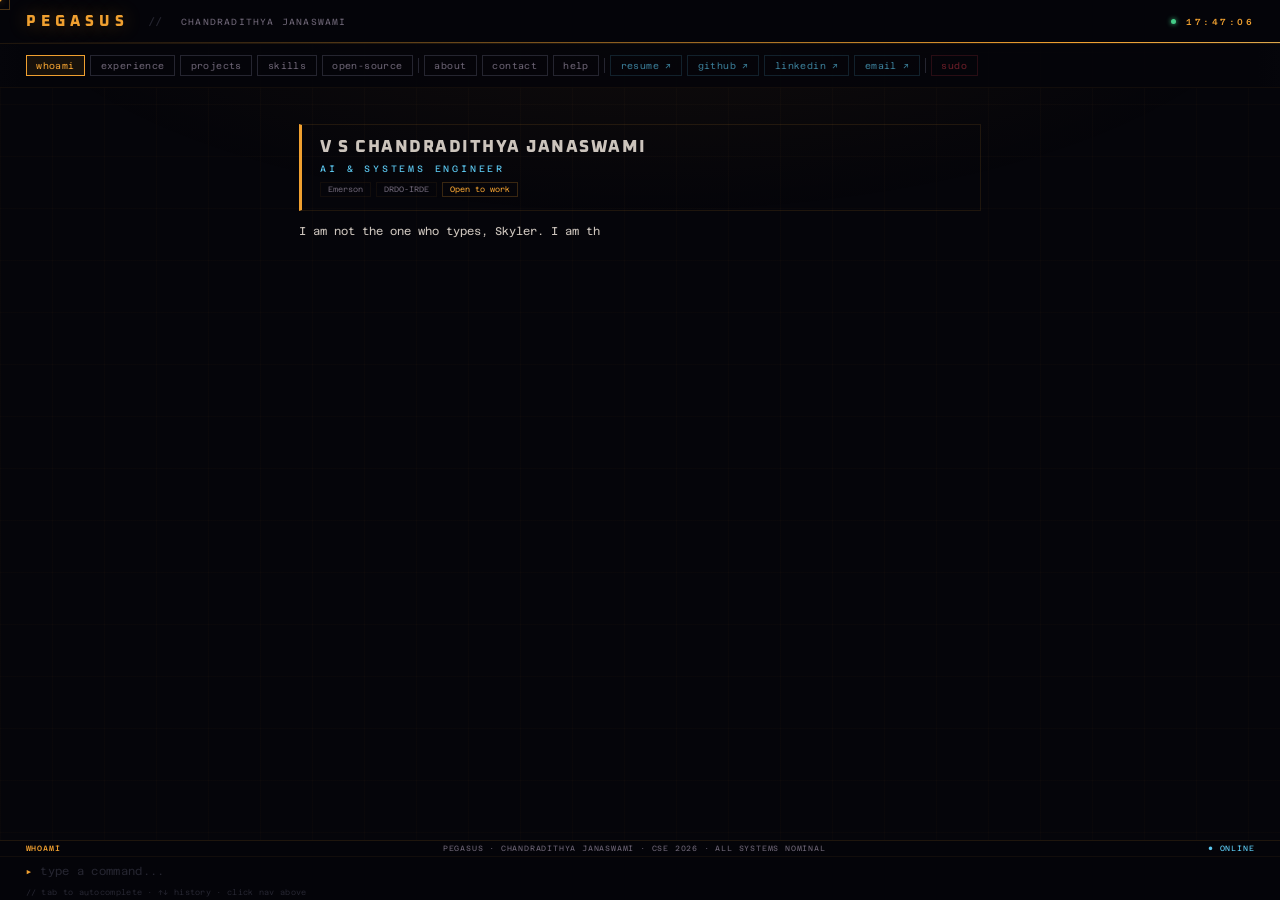
<file: portfolio/terminal.html>
<!DOCTYPE html>
<html lang="en">
<head>
<meta charset="UTF-8">
<meta name="viewport" content="width=device-width, initial-scale=1.0, maximum-scale=1.0">
<title>CHANDRADITHYA // PEGASUS</title>
<link href="https://fonts.googleapis.com/css2?family=Azeret+Mono:ital,wght@0,300;0,400;0,500;0,700;1,300&family=Oxanium:wght@600;700;800&display=swap" rel="stylesheet">
<style>
*,*::before,*::after{margin:0;padding:0;box-sizing:border-box;}
a{color:inherit;text-decoration:none;}
button{cursor:pointer;font-family:inherit;}

:root{
  --bg:   #05050a;
  --bg1:  #0b0b12;
  --bg2:  #111118;
  --acc:  #f0a030;
  --hi:   #ffd060;
  --ice:  #5cc8f0;
  --red:  #ff4455;
  --grn:  #44cc88;
  --text: #ccc4bc;
  --sub:  #686070;
  --dim:  #252530;
  --adim: #2a1800;
  --bdr:  rgba(240,160,48,.11);
  --bdr2: rgba(240,160,48,.055);
  --glow: 0 0 18px rgba(240,160,48,.4);
}

html,body{width:100%;height:100%;background:var(--bg);color:var(--text);font-family:'Azeret Mono',monospace;overflow:hidden;}

body::before{
  content:'';position:fixed;inset:0;z-index:0;pointer-events:none;
  background-image:
    linear-gradient(rgba(240,160,48,.022) 1px,transparent 1px),
    linear-gradient(90deg,rgba(240,160,48,.022) 1px,transparent 1px);
  background-size:52px 52px;
}
body::after{
  content:'';position:fixed;inset:0;z-index:0;pointer-events:none;
  background:radial-gradient(ellipse 80% 45% at 50% -5%,rgba(240,160,48,.065) 0%,transparent 65%);
}

/* CURSOR */
#cur{position:fixed;width:3px;height:3px;border-radius:50%;background:var(--acc);pointer-events:none;z-index:9999;transform:translate(-50%,-50%);box-shadow:0 0 7px var(--acc);}
#cur-r{position:fixed;width:20px;height:20px;border:1px solid rgba(240,160,48,.3);pointer-events:none;z-index:9998;transform:translate(-50%,-50%);transition:left .08s,top .08s,width .2s,height .2s,border-color .2s;}

/* OS SHELL */
#os{position:fixed;inset:0;z-index:10;display:flex;flex-direction:column;overflow:hidden;}

/* TOPBAR */
#topbar{
  flex-shrink:0;height:44px;
  display:flex;align-items:center;gap:.8rem;padding:0 1.6rem;
  background:rgba(5,5,10,.98);border-bottom:1px solid var(--bdr);
  position:relative;z-index:3;overflow:hidden;
}
#topbar::after{
  content:'';position:absolute;bottom:0;left:0;right:0;height:1px;
  background:linear-gradient(90deg,transparent,var(--acc) 30%,var(--ice) 70%,transparent);
  background-size:280% 100%;
  animation:lscan 5s linear infinite;
}
@keyframes lscan{0%{background-position:200% 0}100%{background-position:-200% 0}}

.tb-brand{
  font-family:'Oxanium',sans-serif;
  font-size:.95rem;font-weight:800;
  color:var(--acc);letter-spacing:5px;
  text-shadow:var(--glow);flex-shrink:0;
}
.tb-slash{color:var(--dim);margin:0 .4rem;font-size:.7rem;flex-shrink:0;}
.tb-tagline{font-size:.56rem;color:var(--sub);letter-spacing:1.2px;flex-shrink:0;}

#tb-chips{
  display:flex;align-items:center;gap:.38rem;
  flex:1;min-width:0;overflow:hidden;margin-left:.6rem;
}
.tb-chip{
  font-size:.49rem;letter-spacing:.8px;color:var(--sub);
  border:1px solid var(--bdr2);padding:.11rem .42rem;
  white-space:nowrap;flex-shrink:0;
}
.tb-chip.hi{color:var(--hi);border-color:rgba(255,208,96,.14);}
.tb-chip.ic{color:var(--ice);border-color:rgba(92,200,240,.14);}
.tb-chip.ac{color:var(--acc);border-color:rgba(240,160,48,.2);}

#tb-right{display:flex;align-items:center;gap:.65rem;flex-shrink:0;margin-left:auto;}
#tb-pulse{width:5px;height:5px;border-radius:50%;background:var(--grn);box-shadow:0 0 5px var(--grn);animation:pls 2s ease-in-out infinite;}
@keyframes pls{0%,100%{opacity:1}50%{opacity:.25}}
#clock{font-size:.55rem;color:var(--acc);letter-spacing:2.5px;font-weight:500;}

/* NAVBAR */
#navbar{
  flex-shrink:0;height:44px;
  display:flex;align-items:center;padding:0 1.6rem;gap:.3rem;
  background:rgba(5,5,10,.92);border-bottom:1px solid var(--bdr2);
  overflow-x:auto;overflow-y:hidden;scrollbar-width:none;
  position:relative;z-index:2;
}
#navbar::-webkit-scrollbar{display:none;}
#navbar::before,#navbar::after{
  content:'';position:absolute;top:0;bottom:0;width:22px;pointer-events:none;z-index:1;
}
#navbar::before{left:0;background:linear-gradient(90deg,rgba(5,5,10,1),transparent);}
#navbar::after{right:0;background:linear-gradient(-90deg,rgba(5,5,10,1),transparent);}

.nav-btn{
  flex-shrink:0;padding:.26rem .6rem;
  font-family:'Azeret Mono',monospace;font-size:.57rem;letter-spacing:.4px;
  color:var(--sub);background:transparent;border:1px solid var(--dim);
  transition:all .14s;white-space:nowrap;
}
.nav-btn:hover{color:var(--text);border-color:rgba(240,160,48,.24);background:rgba(240,160,48,.04);}
.nav-btn.active{color:var(--acc);border-color:var(--acc);background:rgba(240,160,48,.08);}
.nav-btn.link{color:rgba(92,200,240,.6);border-color:rgba(92,200,240,.15);}
.nav-btn.link:hover{color:var(--ice);border-color:rgba(92,200,240,.3);}
.nav-btn.link.active{color:var(--ice);border-color:var(--ice);}
.nav-btn.danger{color:rgba(255,68,85,.4);border-color:rgba(255,68,85,.15);}
.nav-btn.danger:hover{color:var(--red);border-color:rgba(255,68,85,.38);background:rgba(255,68,85,.04);}
.nav-btn.danger.active{color:var(--red);border-color:var(--red);}
.nb-sep{flex-shrink:0;width:1px;height:15px;background:var(--dim);}

/* CONTENT */
#content-wrap{flex:1;min-height:0;overflow-y:auto;overflow-x:hidden;}
#content-wrap::-webkit-scrollbar{width:2px;}
#content-wrap::-webkit-scrollbar-thumb{background:var(--adim);}

#terminal{max-width:740px;margin:0 auto;padding:1.6rem 1.8rem 1rem;}

/* T-LINES */
.t-line{
  font-size:.7rem;line-height:1.88;color:var(--text);display:block;
  white-space:normal;word-break:break-word;overflow-wrap:break-word;
}
.t-line.blank{height:.44rem;}
.t-line.prompt{color:rgba(240,160,48,.45);font-size:.62rem;margin-bottom:.14rem;}
.t-line.prompt::before{content:'⟫ ';color:var(--acc);}
.t-line.comment{color:var(--dim);font-style:italic;font-size:.62rem;}
.t-line.err{color:var(--red);}
.t-line.warn{color:var(--hi);}
.t-line.success{color:var(--grn);}
.t-line.heading{
  font-family:'Oxanium',sans-serif;
  font-size:1.05rem;font-weight:800;
  color:var(--text);letter-spacing:4px;text-transform:uppercase;
  margin:.75rem 0 .08rem;line-height:1.2;
}
.t-line.sub{
  font-size:.6rem;color:var(--ice);
  letter-spacing:2.8px;text-transform:uppercase;margin:.55rem 0 .12rem;
}
.t-line b{color:var(--acc);font-weight:500;}
.t-line .hi{color:var(--hi);}
.t-line .lo{color:var(--sub);}
.t-line .bl{color:var(--ice);}
.t-line .rd{color:var(--red);}

/* DECORATIVE RULE */
.t-rule{display:flex;align-items:center;gap:.4rem;margin:.08rem 0 .5rem;height:.8rem;}
.tr-line{flex:1;height:1px;background:linear-gradient(90deg,var(--dim),transparent);}
.tr-dia{width:5px;height:5px;border:1px solid var(--sub);transform:rotate(45deg);flex-shrink:0;}

/* IDENTITY BOX */
.id-box{
  border:1px solid var(--bdr);border-left:3px solid var(--acc);
  padding:.85rem 1.15rem;margin:.2rem 0;
}
.id-name{
  font-family:'Oxanium',sans-serif;
  font-size:1.05rem;font-weight:800;color:var(--text);
  letter-spacing:1.5px;line-height:1.2;margin-bottom:.3rem;
}
.id-role{font-size:.58rem;color:var(--ice);letter-spacing:2.8px;text-transform:uppercase;margin-bottom:.5rem;}
.id-tags{display:flex;gap:.35rem;flex-wrap:wrap;}
.id-tag{font-size:.49rem;color:var(--sub);border:1px solid var(--bdr2);padding:.1rem .42rem;}
.id-tag.ac{color:var(--acc);border-color:rgba(240,160,48,.22);}

/* PROJECT CARD */
.proj-card{
  border:1px solid var(--bdr);border-top:2px solid var(--acc);
  padding:.8rem 1.05rem;margin:.42rem 0;
  background:rgba(240,160,48,.02);
  transition:background .2s;position:relative;overflow:hidden;
}
.proj-card::after{
  content:'';position:absolute;bottom:0;right:0;
  width:10px;height:10px;border-bottom:1px solid var(--dim);border-right:1px solid var(--dim);
}
.proj-card:hover{background:rgba(240,160,48,.045);}
.proj-card .pc-name{font-size:.71rem;font-weight:700;color:var(--acc);margin-bottom:.14rem;}
.proj-card .pc-meta{font-size:.55rem;color:var(--sub);text-transform:uppercase;letter-spacing:1.2px;margin-bottom:.38rem;}
.proj-card .pc-desc{font-size:.65rem;color:var(--text);line-height:1.88;}
.proj-card .pc-stack{font-size:.57rem;color:var(--ice);margin-top:.38rem;opacity:.62;}
.pc-link{
  display:inline-block;margin-left:.5rem;
  font-size:.52rem;color:var(--sub);
  border:1px solid var(--bdr);padding:.09rem .38rem;
  transition:color .14s,border-color .14s;
}
.pc-link:hover{color:var(--grn);border-color:rgba(68,204,136,.3);}

/* EXP BLOCK */
.exp-block{
  border:1px solid var(--bdr2);border-left:3px solid var(--ice);
  padding:.7rem .95rem;margin:.38rem 0;
  background:rgba(92,200,240,.02);
}
.exp-block .eb-co{font-size:.68rem;font-weight:500;color:var(--text);}
.exp-block .eb-mt{font-size:.56rem;color:var(--sub);margin:.13rem 0 .38rem;}
.exp-block .eb-tx{font-size:.64rem;color:var(--text);line-height:1.88;}

/* SEGMENTED PROGRESS */
.prog-row{display:flex;align-items:center;gap:.65rem;margin:.22rem 0;}
.prog-lbl{font-size:.59rem;color:var(--sub);width:168px;flex-shrink:0;}
.prog-segs{display:flex;gap:2px;flex:1;max-width:156px;}
.prog-seg{
  flex:1;height:6px;background:var(--bg2);
  border:1px solid var(--bdr2);transition:background .3s,box-shadow .3s;
}
.prog-seg.on{background:var(--acc);border-color:var(--acc);box-shadow:0 0 4px rgba(240,160,48,.32);}
.prog-val{font-size:.58rem;color:var(--acc);width:36px;flex-shrink:0;}

/* SKILL ROW */
.skill-row{display:flex;flex-wrap:wrap;gap:.22rem;margin:.18rem 0;align-items:center;}
.skill-lbl{font-size:.57rem;color:var(--sub);width:108px;flex-shrink:0;}
.skill-chip{
  font-size:.56rem;padding:.18rem .46rem;
  border:1px solid var(--bdr2);background:rgba(240,160,48,.03);
  color:var(--sub);transition:all .13s;
}
.skill-chip:hover{color:var(--text);border-color:rgba(240,160,48,.2);background:rgba(240,160,48,.07);}
.skill-chip.l{border-left:2px solid var(--acc);}
.skill-chip.i{border-left:2px solid var(--ice);}
.skill-chip.a{border-left:2px solid var(--grn);}

/* OSS TABLE */
.oss-wrap{border:1px solid var(--bdr2);padding:.3rem .85rem;}
.oss-row{display:flex;gap:.7rem;align-items:baseline;padding:.28rem 0;border-bottom:1px solid var(--bdr2);}
.oss-row:last-child{border:none;}
.oss-repo{font-size:.65rem;color:var(--acc);font-weight:500;width:126px;flex-shrink:0;}
.oss-pr{font-size:.57rem;color:var(--ice);width:50px;flex-shrink:0;}
.oss-desc{font-size:.6rem;color:var(--sub);}

/* HELP GRID */
.help-grid{
  display:grid;grid-template-columns:repeat(auto-fill,minmax(240px,1fr));gap:.18rem;
  margin:.3rem 0;
}
.help-row{
  display:flex;gap:.55rem;padding:.28rem .4rem;
  border-bottom:1px solid var(--bdr2);align-items:baseline;
}
.help-cmd{font-size:.62rem;color:var(--grn);flex-shrink:0;width:138px;}
.help-desc{font-size:.59rem;color:var(--sub);}

/* INPUT ZONE */
#input-zone{flex-shrink:0;border-top:1px solid var(--bdr);background:rgba(5,5,10,.98);z-index:3;}
#statusline{
  display:flex;align-items:center;justify-content:space-between;
  padding:.17rem 1.6rem;font-size:.48rem;letter-spacing:.8px;color:var(--sub);
  border-bottom:1px solid var(--bdr2);
}
#sl-cmd{color:var(--acc);font-weight:500;}
#sl-status{color:var(--ice);}
#input-line{display:flex;align-items:center;gap:.5rem;padding:.5rem 1.6rem .52rem;}
.input-pfx{font-size:.7rem;color:var(--acc);white-space:nowrap;user-select:none;flex-shrink:0;}
#cmd-input{
  flex:1;background:transparent;border:none;outline:none;
  font-family:'Azeret Mono',monospace;font-size:.7rem;color:var(--text);
  caret-color:var(--acc);letter-spacing:.3px;
}
#cmd-input::placeholder{color:var(--dim);}
#hint-line{padding:.1rem 1.6rem .2rem;font-size:.49rem;color:var(--dim);letter-spacing:.3px;}

/* AUTH OVERLAY */
#auth-overlay{
  display:none;position:fixed;inset:0;z-index:500;
  background:rgba(0,0,0,.94);backdrop-filter:blur(8px);
  align-items:center;justify-content:center;
}
#auth-overlay.show{display:flex;}
#auth-box{
  width:360px;max-width:calc(100% - 2rem);
  border:1px solid var(--bdr);border-top:2px solid var(--acc);
  background:var(--bg1);padding:2rem 2rem 1.6rem;
}
.auth-title{
  font-family:'Oxanium',sans-serif;
  font-size:.95rem;font-weight:800;color:var(--acc);
  letter-spacing:4px;text-transform:uppercase;margin-bottom:.3rem;
}
.auth-sub{font-size:.55rem;color:var(--sub);letter-spacing:.8px;margin-bottom:1.2rem;}
.auth-bwrap{height:2px;background:var(--bg2);margin-bottom:1.2rem;overflow:hidden;}
.auth-bfill{height:100%;width:0%;background:var(--acc);transition:width .05s;}
.auth-field{
  display:flex;align-items:center;gap:.4rem;
  border:1px solid var(--bdr);padding:.38rem .65rem;
  margin-bottom:.5rem;background:rgba(240,160,48,.03);
}
.auth-field:focus-within{border-color:rgba(240,160,48,.35);}
.auth-pfx{font-size:.6rem;color:var(--sub);white-space:nowrap;}
#auth-input{
  flex:1;background:transparent;border:none;outline:none;
  font-family:'Azeret Mono',monospace;font-size:.6rem;color:var(--text);caret-color:var(--acc);
}
.auth-hint{font-size:.52rem;color:var(--dim);}
.auth-hint b{color:rgba(240,160,48,.28);}
.auth-err{font-size:.52rem;color:var(--red);margin-top:.3rem;min-height:.75rem;}
.auth-log{margin-top:.75rem;padding:.35rem .55rem;font-size:.58rem;color:var(--sub);border:1px solid var(--bdr2);min-height:1.5rem;}

/* DESTROYED */
#os.destroyed #navbar{display:none;}
#os.destroyed #topbar{display:none;}
#os.destroyed #statusline{display:none;}
#os.destroyed #terminal{background:#000;}
#os.destroyed .t-line{color:#ff3355!important;}
#os.destroyed .t-line.comment{color:#440011!important;}
#os.destroyed .t-line.prompt{color:#880022!important;}
#os.destroyed #hint-line{color:#330011;}
#os.destroyed .input-pfx{color:#ff3355;}
#os.destroyed #cmd-input{color:#ff3355;caret-color:#ff3355;}

/* GLITCH */
@keyframes shk{
  0%,100%{transform:translate(0,0)}15%{transform:translate(-5px,2px)}
  30%{transform:translate(5px,-2px)}45%{transform:translate(-3px,4px)}
  60%{transform:translate(4px,-3px)}75%{transform:translate(-4px,2px)}
  90%{transform:translate(3px,-1px)}
}
@keyframes cbr{
  0%,100%{filter:none}25%{filter:invert(1) hue-rotate(180deg)}
  55%{filter:saturate(7) hue-rotate(90deg)}80%{filter:invert(.7) contrast(2.5)}
}
.glitch{animation:shk .38s ease,cbr .38s ease!important;}

/* MOBILE */
@media(max-width:640px){
  #cur,#cur-r{display:none;}
  #topbar{padding:0 .9rem;height:36px;}
  .tb-brand{font-size:.78rem;letter-spacing:3px;}
  .tb-tagline{display:none;}
  .tb-chip{display:none;}
  .tb-chip.m{display:flex;}
  #navbar{padding:0 .9rem;height:40px;gap:.25rem;}
  .nav-btn{font-size:.53rem;padding:.22rem .5rem;}
  .nb-sep{display:none;}
  #terminal{padding:1.2rem 1rem .8rem;}
  .t-line{font-size:.67rem;}
  .t-line.heading{font-size:.88rem;}
  #statusline{padding:.15rem .9rem;}
  #input-line{padding:.44rem .9rem .48rem;}
  .input-pfx{font-size:.63rem;}
  #cmd-input{font-size:.63rem;}
  #hint-line{padding:.1rem .9rem .18rem;}
  .prog-lbl{width:120px;font-size:.57rem;}
  .proj-card{padding:.62rem .78rem;}
  .skill-lbl{width:90px;font-size:.55rem;}
  .id-name{font-size:.9rem;}
}
@media(max-width:400px){
  .tb-brand{font-size:.68rem;letter-spacing:2px;}
  .nav-btn{font-size:.5rem;padding:.2rem .42rem;}
  #terminal{padding:1rem .8rem .6rem;}
}
</style>
</head>
<body>
<div id="cur"></div>
<div id="cur-r"></div>

<div id="auth-overlay">
  <div id="auth-box">
    <div class="auth-title">SYSTEM AUTH</div>
    <div class="auth-sub">// elevated access request · pegasus core</div>
    <div class="auth-bwrap"><div class="auth-bfill" id="auth-bar"></div></div>
    <div class="auth-field">
      <span class="auth-pfx">[sudo] passphrase:&nbsp;</span>
      <input id="auth-input" type="password" autocomplete="off" spellcheck="false" placeholder="—">
    </div>
    <div class="auth-hint">hint: <b>you</b> already know it &nbsp;·&nbsp; Ctrl+C to abort</div>
    <div class="auth-err" id="auth-err"></div>
    <div class="auth-log" id="auth-log">awaiting input...</div>
  </div>
</div>

<div id="os">

  <div id="topbar">
    <span class="tb-brand">PEGASUS</span>
    <span class="tb-slash">//</span>
    <span class="tb-tagline">CHANDRADITHYA JANASWAMI</span>
    <!-- <div id="tb-chips">
      <span class="tb-chip ac">CORE v9.05</span>
      <span class="tb-chip hi">CSE 2026</span>
      <span class="tb-chip">CGPA <b style="color:var(--acc)">9.05</b></span>
      <span class="tb-chip ic m">HYD, IN</span>
      <span class="tb-chip ic">AI &amp; SYSTEMS</span>
    </div> -->
    <div id="tb-right">
      <div id="tb-pulse"></div>
      <span id="clock">--:--:--</span>
    </div>
  </div>

  <div id="navbar">
    <button class="nav-btn" data-cmd="whoami">whoami</button>
    <button class="nav-btn" data-cmd="ls --experience">experience</button>
    <button class="nav-btn" data-cmd="ls --projects">projects</button>
    <button class="nav-btn" data-cmd="cat skills.txt">skills</button>
    <button class="nav-btn" data-cmd="./open-source">open-source</button>
    <div class="nb-sep"></div>
    <button class="nav-btn" data-cmd="cat about.txt">about</button>
    <button class="nav-btn" data-cmd="cat contact.txt">contact</button>
    <button class="nav-btn" data-cmd="help">help</button>
    <div class="nb-sep"></div>
    <button class="nav-btn link" data-cmd="curl resume.pdf">resume ↗</button>
    <button class="nav-btn link" data-cmd="ssh github.com">github ↗</button>
    <button class="nav-btn link" data-cmd="curl linkedin.com">linkedin ↗</button>
    <button class="nav-btn link" data-cmd="sendmail">email ↗</button>
    <div class="nb-sep"></div>
    <button class="nav-btn danger" data-cmd="sudo">sudo</button>
  </div>

  <div id="content-wrap">
    <div id="terminal"></div>
  </div>

  <div id="input-zone">
    <div id="statusline">
      <span id="sl-cmd">READY</span>
      <span>PEGASUS · CHANDRADITHYA JANASWAMI · CSE 2026 · ALL SYSTEMS NOMINAL</span>
      <span id="sl-status">● ONLINE</span>
    </div>
    <div id="input-line">
      <span class="input-pfx">▸</span>
      <input id="cmd-input" type="text" placeholder="type a command..." autocomplete="off" spellcheck="false">
    </div>
    <div id="hint-line">// tab to autocomplete · ↑↓ history · click nav above</div>
  </div>

</div>

<script>
/* CURSOR */
const cur=document.getElementById('cur'),curR=document.getElementById('cur-r');
let mx=0,my=0,rx=0,ry=0;
document.addEventListener('mousemove',e=>{mx=e.clientX;my=e.clientY;cur.style.left=mx+'px';cur.style.top=my+'px';});
(function aR(){rx+=(mx-rx)*.18;ry+=(my-ry)*.18;curR.style.left=rx+'px';curR.style.top=ry+'px';requestAnimationFrame(aR);})();
document.querySelectorAll('button,a').forEach(el=>{
  el.addEventListener('mouseenter',()=>{curR.style.width='26px';curR.style.height='26px';curR.style.borderColor='rgba(240,160,48,.65)';});
  el.addEventListener('mouseleave',()=>{curR.style.width='';curR.style.height='';curR.style.borderColor='';});
});

/* CLOCK */
function tick(){const d=new Date();document.getElementById('clock').textContent=[d.getHours(),d.getMinutes(),d.getSeconds()].map(v=>String(v).padStart(2,'0')).join(':');}
tick();setInterval(tick,1000);

/* ENGINE */
const term=document.getElementById('terminal');
const hintEl=document.getElementById('hint-line');
let busy=false;
const sleep=ms=>new Promise(r=>setTimeout(r,ms));

function scroll(){term.parentElement.scrollTop=term.parentElement.scrollHeight;}

function addLine(text='',cls='',delay=0){
  return new Promise(resolve=>{
    setTimeout(()=>{
      const d=document.createElement('div');
      d.className='t-line '+(cls||'');
      d.innerHTML=text;
      term.appendChild(d);scroll();resolve(d);
    },delay);
  });
}

async function typeText(text,cls='',speed=18){
  const d=document.createElement('div');
  d.className='t-line '+(cls||'');
  term.appendChild(d);
  for(let i=0;i<=text.length;i++){d.textContent=text.slice(0,i);scroll();await sleep(speed);}
  return d;
}

async function addPrompt(cmd){
  const d=document.createElement('div');d.className='t-line prompt';term.appendChild(d);
  for(let i=0;i<=cmd.length;i++){d.textContent=cmd.slice(0,i);await sleep(24);}
  scroll();
}

async function addBlank(){await addLine('','blank');}

function addRule(){
  const el=document.createElement('div');el.className='t-rule';
  el.innerHTML='<div class="tr-line"></div><div class="tr-dia"></div>';
  term.appendChild(el);scroll();
}

function makeProgRow(label,pct,val){
  const total=14,lit=Math.round(pct/100*total);
  const row=document.createElement('div');row.className='prog-row';
  const segs=Array.from({length:total},(_,i)=>`<div class="prog-seg" style="transition-delay:${i*.05}s"></div>`).join('');
  row.innerHTML=`<span class="prog-lbl">${label}</span><div class="prog-segs" data-lit="${lit}">${segs}</div><span class="prog-val">${val}</span>`;
  term.appendChild(row);scroll();
  setTimeout(()=>{
    const all=row.querySelectorAll('.prog-seg');
    all.forEach((s,i)=>{if(i<lit)s.classList.add('on');});
  },120);
  return row;
}

/* ── COMMANDS ── */
const COMMANDS={

'sudo':async()=>{
  if(window._sudoGranted){
    await addBlank();
    await addLine('<span style="color:var(--acc)">sudo: root access already active.</span>');
    await addLine('<span style="color:var(--sub)">  → try <span style="color:var(--red)">rm -rf</span> if you dare.</span>','comment');
    await addBlank();busy=false;return;
  }
  await addBlank();
  await addLine('requesting elevated privileges...','comment');
  await sleep(300);
  await addLine('<span style="color:var(--sub)">opening auth module...</span>');
  await sleep(480);
  const barEl=document.getElementById('auth-bar'),logEl=document.getElementById('auth-log'),errEl=document.getElementById('auth-err');
  errEl.textContent='';logEl.textContent='awaiting input...';barEl.style.width='0%';
  document.getElementById('auth-overlay').classList.add('show');
  let p=0;
  const si=setInterval(()=>{p=Math.min(p+Math.random()*3+1,72);barEl.style.width=p+'%';if(p>=72)clearInterval(si);},40);
  await sleep(480);logEl.textContent='identity module loaded. enter passphrase.';
  document.getElementById('auth-input').value='';
  document.getElementById('auth-input').focus();
  passwordMode=true;passwordAttempts=0;busy=false;
},

'rm -rf':async()=>{
  await addBlank();
  await typeText('executing rm -rf /* ...','comment',20);await sleep(200);
  const dels=[
    'rm: /boot/grub → unlinked','rm: /etc/passwd → unlinked',
    'rm: /home/adithya/.bashrc → unlinked','rm: /home/adithya/projects/ → descending',
    'rm: /home/adithya/projects/oracle-feed → 2,341 files',
    'rm: /home/adithya/projects/k8s-platform → 891 files',
    'rm: /home/adithya/projects/cuSuite → 1,204 files',
    'rm: /var/memories/good-ones → unlinked',
    'rm: /var/memories/2024/ → recursing',
    'rm: /usr/lib/sanity.so → unlinked',
    'rm: /proc/self/will-to-live → unlinked',
    'rm: /sys/kernel/sleep-schedule → unlinked',
    'rm: /var/log/social-life.log → truncated',
    'rm: /home/adithya/.ssh/id_rsa → unlinked',
    'rm: /mnt/drdo/classified/ → perm err... overriding',
    'rm: /mnt/emerson/prod-backend → 5,203 files',
  ];
  for(const l of dels){await addLine(l,'comment');await sleep(52);}
  await sleep(100);
  await addLine('<span style="color:var(--red);font-weight:700">rm: 12,847 files removed. everything. you happy?</span>');
  await sleep(800);
  const os=document.getElementById('os');
  os.classList.add('glitch');
  for(let i=0;i<6;i++){term.style.opacity=i%2===0?'0.04':'1';await sleep(70);}
  term.style.opacity='1';os.classList.remove('glitch');await sleep(200);
  const lines=term.querySelectorAll('.t-line');
  const chars='█▓▒░╔╗╚╝│─┼?$%&@#!';
  lines.forEach(l=>{
    const orig=l.textContent;if(orig.trim().length<2)return;
    let iter=0;
    const id=setInterval(()=>{
      l.textContent=orig.split('').map((c,i)=>(i>iter/2&&Math.random()>.4)?chars[Math.floor(Math.random()*chars.length)]:c).join('');
      iter++;if(iter>14){l.textContent=orig;clearInterval(id);}
    },35);
  });
  await sleep(600);
  os.classList.add('glitch');await sleep(380);os.classList.remove('glitch');await sleep(200);
  const navbar=document.getElementById('navbar'),topbar=document.getElementById('topbar');
  [navbar,topbar].forEach(el=>{el.style.transition='opacity .5s,transform .5s';el.style.opacity='0';el.style.transform='translateY(-4px)';});
  await sleep(500);
  os.classList.add('destroyed');
  document.querySelectorAll('[data-cmd]').forEach(b=>b.disabled=true);
  window._destroyed=true;window._sudoGranted=false;
  term.innerHTML='';
  for(let i=0;i<3;i++){os.style.opacity='0';await sleep(80);os.style.opacity='1';await sleep(80);}
  await addBlank();await sleep(300);
  await typeText('CRITICAL: filesystem corrupted.','err',30);await sleep(500);
  await typeText('2,847 processes terminated.','err',25);await sleep(400);
  await typeText('/proc/self/status → NOT FOUND','err',20);await addBlank();await sleep(700);
  await typeText("What made you think that was a good idea? Because I said so?",'err',28);
  await sleep(700);await typeText("Now everything is ruined.",'err',32);await sleep(500);await addBlank();
  await addLine('<span style="color:var(--dim)">maybe restarting your browser will fix this.</span>','comment');
  await sleep(600);
  await addLine('<span style="color:var(--dim)">...or maybe you can <b>save</b> this without a restart. just a thought.</span>');
  await addBlank();
  hintEl.textContent='// system compromised — only: save';
},

'save':async()=>{
  term.innerHTML='';await addBlank();
  await typeText('initiating emergency recovery...','comment',18);await sleep(400);
  const recs=[
    '/proc/self/will-to-live','/var/memories/good-ones',
    '/home/adithya/projects/','/etc/passwd',
    '/usr/lib/sanity.so','/mnt/emerson/prod-backend',
  ];
  for(const r of recs){makeProgRow(r,100,'OK');await sleep(680);}
  await sleep(300);await addBlank();
  await addLine('<span style="color:var(--acc)">recovery complete. 12,847 files restored.</span>');await sleep(300);
  const os=document.getElementById('os');
  for(let i=0;i<4;i++){os.style.opacity=i%2===0?'0':'1';await sleep(100);}
  os.style.opacity='1';os.classList.remove('destroyed');
  const navbar=document.getElementById('navbar'),topbar=document.getElementById('topbar');
  topbar.style.opacity='0';topbar.style.transform='translateY(-4px)';
  navbar.style.opacity='0';navbar.style.transform='translateY(-4px)';
  await sleep(100);
  topbar.style.transition='opacity .5s,transform .5s';topbar.style.opacity='1';topbar.style.transform='';
  await sleep(150);
  navbar.style.transition='opacity .6s,transform .6s';navbar.style.opacity='1';navbar.style.transform='';
  document.querySelectorAll('[data-cmd]').forEach(b=>b.disabled=false);
  tauntIdx=0;window._destroyed=false;
  await sleep(400);await addBlank();
  await addLine('<span style="color:var(--hi)">⬡ EASTER EGG UNLOCKED</span>','comment');
  await addLine('<span style="color:var(--sub)">  you actually typed it. respect.</span>','comment');
  await addBlank();
  hintEl.textContent='// tab to autocomplete · ↑↓ history · click nav above';
},

'whoami':async()=>{
  term.innerHTML='';await addBlank();
  const box=document.createElement('div');box.className='id-box';
  box.innerHTML=`
    <div class="id-name">V S CHANDRADITHYA JANASWAMI</div>
    <div class="id-role">AI &amp; Systems Engineer</div>
    <div class="id-tags">
      <span class="id-tag">Emerson</span>
      <span class="id-tag">DRDO-IRDE</span>
      <span class="id-tag ac">Open to work</span>
    </div>`;
  term.appendChild(box);scroll();await addBlank();
  await typeText("I am not the one who types, Skyler. I am the one who codes",'',22);
  await sleep(450);
  await typeText("Chandradithya Janaswami.",'heading',52);
  await sleep(220);await typeText("You're goddamn right.",'',75);await addBlank();
  await addLine('Strong CS fundamentals — DSA, systems, cloud infra — backed by production engineering at <b>Emerson</b> and applied research under <b>DRDO-IRDE</b>. Operates across the full stack: from <b>Rust low-latency services</b> to <b>Kubernetes cluster orchestration</b> to <b>LLM-powered agents</b>. Seeking SDE, AI/ML, and systems engineering roles.');
  await addBlank();
  await addLine('<span class="hi">↳ Education :</span>  B.Tech CSE · VNRVJIET · CGPA 9.05 / 10 · 2022–2026');
  await addLine('<span class="hi">↳ Location  :</span>  Hyderabad, India');
  await addLine('<span class="hi">↳ Open to   :</span>  SDE · Systems Engineering · AI/ML · Fintech · Research');
  await addBlank();
  await addLine('// click a command in the nav bar above to explore ↑','comment');await addBlank();
},

'ls --experience':async()=>{
  await addBlank();await addLine('EXPERIENCE','heading');addRule();await addBlank();
  await addLine('<span class="bl">[ 01 ]</span>  SDE (Agentic AI)','sub');
  const em=document.createElement('div');em.className='exp-block';
  em.innerHTML=`
    <div class="eb-co"><b>Emerson</b></div>
    <div class="eb-mt">Jul 2025 – Present &nbsp;·&nbsp; Hyderabad, India</div>
    <div class="eb-tx">
      Built an <b>invoicing system</b> (React + FastAPI + C++ engines) cutting manual billing time by <b>90%</b>.<br>
      Designed a session-isolated agentic backend supporting <b>1,000+ concurrent users</b> with TTFT p95 &lt; 3s on fully in-house infrastructure — zero cloud egress.<br>
      Built a <b>RAG service</b> (LangChain + FAISS) with optimised chunking, improving answer accuracy for internal knowledge queries.
    </div>`;
  term.appendChild(em);scroll();await sleep(110);await addBlank();
  await addLine('<span class="bl">[ 02 ]</span>  Research Contributor (Part-Time)','sub');
  const dr=document.createElement('div');dr.className='exp-block';
  dr.innerHTML=`
    <div class="eb-co"><b>DRDO-IRDE</b> &nbsp;<span style="color:var(--sub);font-size:.56rem;">Sanctioned Grant No. DFTM/034 (via VNR VJIET)</span></div>
    <div class="eb-mt">Jan 2026 – Present &nbsp;·&nbsp; Hyderabad, India</div>
    <div class="eb-tx">Developing <b>Transformer models</b> restoring weather degradation in defence imagery. Image Enhancement Algorithms for scene context analysis. Network pruning + pipeline-level optimisations for latency reduction.</div>`;
  term.appendChild(dr);scroll();await sleep(100);await addBlank();
  makeProgRow('Scene Context Improvement',82,'150%+');await sleep(90);
  makeProgRow('Inference Latency Reduction',90,'90%');await sleep(90);
  makeProgRow('Structural Similarity (SSIM)',92,'92%');
  await addBlank();
},

'ls --projects':async()=>{
  await addBlank();await addLine('PROJECTS','heading');addRule();await addBlank();
  const projs=[
    {
      name:'KUBERNETES-NATIVE MULTI-STORE ORCHESTRATION',
      meta:'Cloud Infrastructure · AWS · Systems',
      desc:'Store provisioning platform enabling one-click creation and teardown of isolated WordPress e-commerce stores (namespace, secrets, PVCs). Idempotent lifecycle management across <b>100+ store instances</b> on a shared cluster.',
      stack:'React · Nginx · Helm · Redis · Docker · Kubernetes · AWS',
      link:'https://github.com/JVSCHANDRADITHYA',
    },
    {
      name:'REAL-TIME ORACLE PRICE FEED SYSTEM',
      meta:'Rust · Low-Latency · High-Frequency Trading',
      desc:'Low-latency price ingestion service with <b>~40ms updates</b>. Redis caching, PostgreSQL storage, REST APIs, Prometheus observability. Svelte frontend for HFT operations.',
      stack:'Rust · Redis · PostgreSQL · Prometheus · Svelte',
      link:'https://github.com/JVSCHANDRADITHYA',
    },
    {
      name:'CUSUITE — WINDOWS ENVIRONMENT MANAGER',
      meta:'Systems · CUDA · DevOps Tooling',
      desc:'Automated GPU/driver/CUDA/cuDNN version checks via system and NVIDIA APIs. <b>Reduced CUDA setup time by 80%</b>. Tested 30+ REST APIs for driver compatibility. Released v1.13.9-12 on GitHub.',
      stack:'Python · NVIDIA APIs · REST · Bash · Windows',
      link:'https://github.com/JVSCHANDRADITHYA',
    },
  ];
  for(const p of projs){
    const el=document.createElement('div');el.className='proj-card';
    el.innerHTML=`
      <div class="pc-name">▸ ${p.name} <a href="${p.link}" target="_blank" class="pc-link">↗ github</a></div>
      <div class="pc-meta">${p.meta}</div>
      <div class="pc-desc">${p.desc}</div>
      <div class="pc-stack">// ${p.stack}</div>`;
    term.appendChild(el);scroll();await sleep(125);
  }
  await addBlank();
},

'cat skills.txt':async()=>{
  await addBlank();await addLine('SKILLS','heading');addRule();await addBlank();
  const groups=[
    {cat:'Languages', cls:'l', items:['C','C++','Python','Java','JavaScript','Rust','Bash']},
    {cat:'Frameworks',cls:'l', items:['Spring Boot','React','Svelte','Express','FastAPI','Kafka','PyTorch']},
    {cat:'Cloud & Infra',cls:'i',items:['AWS','Docker','Kubernetes','Grafana','Terraform','GraphQL']},
    {cat:'AI & Data',cls:'a',  items:['LangChain','MySQL','MariaDB','MongoDB','Redis','PostgreSQL']},
  ];
  for(const g of groups){
    const row=document.createElement('div');row.className='skill-row';
    const lbl=document.createElement('span');lbl.className='skill-lbl';lbl.textContent=g.cat;
    row.appendChild(lbl);
    g.items.forEach(item=>{const ch=document.createElement('span');ch.className=`skill-chip ${g.cls}`;ch.textContent=item;row.appendChild(ch);});
    term.appendChild(row);scroll();await sleep(80);
  }
  await addBlank();
},

'./open-source':async()=>{
  await addBlank();await addLine('OPEN SOURCE','heading');addRule();await addBlank();
  await addLine('PROJECT SARVADRUSHTI','sub');
  await addLine('<span class="hi">Role   :</span>  Core Contributor (Systems and AI) · Feb 2024 – Oct 2024');
  await addLine('<span class="hi">Status :</span>  Pre-incubated · Institutional grant procurement');
  await addBlank();
  const sarWork=[
    'Built and validated Vision Enhancement algorithms for paramilitary use cases.',
    'Built REST APIs and ingestion pipelines with sub-500ms latency, integrity checks, and fallback handling.',
    'Prototype development during pre-incubation for institutional grant procurement.',
    'Implemented a modified CycleGAN improving model robustness by ~40% in low-visibility conditions.',
  ];
  for(const s of sarWork){
    const el=document.createElement('div');el.className='t-line';
    el.style.cssText='padding:.18rem .5rem;border-left:1px solid var(--dim);margin:.16rem 0;font-size:.64rem;color:var(--sub);';
    el.innerHTML=`<span style="color:var(--grn)">▸</span> ${s}`;
    term.appendChild(el);scroll();await sleep(70);
  }
  await addBlank();await addLine('EXTERNAL CONTRIBUTIONS','sub');await addBlank();
  const oss=[
    {repo:'NGAOpenData',   pr:'#17',   desc:'Geospatial data tooling — open government dataset initiative'},
    {repo:'adenhq (YC 20)',pr:'#2348', desc:'YC-backed productivity platform — agent infrastructure fix'},
    {repo:'Roboflow',      pr:'#262',  desc:'Computer vision toolkit — dataset pipeline improvement'},
    {repo:'Mindscape',     pr:'#14',   desc:'AI reasoning framework — context handling patch'},
  ];
  const w=document.createElement('div');w.className='oss-wrap';
  oss.forEach(o=>{
    const row=document.createElement('div');row.className='oss-row';
    row.innerHTML=`<span class="oss-repo">${o.repo}</span><span class="oss-pr">${o.pr}</span><span class="oss-desc">${o.desc}</span>`;
    w.appendChild(row);
  });
  term.appendChild(w);scroll();await addBlank();
},

'cat about.txt':async()=>{
  await addBlank();await addLine('ABOUT','heading');addRule();await addBlank();
  await typeText("I care about systems that actually work under pressure — low latency, high concurrency, no excuses. Whether that's a Rust price feed handling HFT operations or a Kubernetes cluster provisioning stores on demand, the constraint is always the same: it has to be fast and it has to be correct.",'',11);
  await addBlank();
  await typeText("I got into AI because the hard problems are at the intersection of systems and intelligence. You need a production-grade backend before an LLM agent is useful. You need infrastructure before research findings matter.",'',11);
  await addBlank();
  await typeText("Currently at Emerson building agentic AI. Researching under DRDO. Looking for the next hard problem.",'',17);
  await addBlank();
},

'cat contact.txt':async()=>{
  await addBlank();await addLine('CONTACT','heading');addRule();await addBlank();
  await addLine('Open to: SDE roles · ML engineering · systems engineering · internships');await addBlank();
  await addLine('<span class="hi">email   :</span>  adithya.jvsc@gmail.com');
  await addLine('<span class="hi">phone   :</span>  +91 9000081391');
  await addLine('<span class="hi">github  :</span>  github.com/JVSCHANDRADITHYA');
  await addLine('<span class="hi">linkedin:</span>  linkedin.com/in/adithya-jvsc');
  await addLine('<span class="hi">location:</span>  Hyderabad, Telangana, IN');
  await addBlank();await addLine('// open to conversations. reach out.','comment');await addBlank();
},

'help':async()=>{
  await addBlank();await addLine('COMMANDS','heading');addRule();await addBlank();
  const cmds=[
    ['whoami','identity, education, roles'],
    ['ls --experience','Emerson + DRDO internship details'],
    ['ls --projects','K8s platform, Oracle feed, cuSuite'],
    ['cat skills.txt','full tech stack'],
    ['./open-source','Sarvadrushti + OSS contributions'],
    ['cat about.txt','philosophy'],
    ['cat contact.txt','get in touch'],
    ['curl resume.pdf','open resume PDF'],
    ['ssh github.com','open GitHub profile'],
    ['curl linkedin.com','open LinkedIn'],
    ['sendmail','compose email'],
    ['clear','clear terminal'],
  ];
  const g=document.createElement('div');g.className='help-grid';
  for(const [cmd,desc] of cmds){
    const r=document.createElement('div');r.className='help-row';
    r.innerHTML=`<span class="help-cmd">▸ ${cmd}</span><span class="help-desc">${desc}</span>`;
    g.appendChild(r);
  }
  term.appendChild(g);scroll();await sleep(40);
  const sr=document.createElement('div');
  sr.style.cssText='display:flex;gap:.55rem;padding:.28rem .4rem;margin-top:.2rem;border:1px solid rgba(255,68,85,.14);background:rgba(255,68,85,.03);';
  sr.innerHTML=`<span style="color:var(--red);font-size:.62rem;flex-shrink:0;width:138px;">▸ sudo</span><span style="color:var(--sub);font-size:.59rem;">??? <span style="color:var(--dim)">// definitely try this</span></span>`;
  term.appendChild(sr);scroll();await addBlank();
},

'curl resume.pdf':async()=>{await addBlank();await addLine('opening resume...','success');await sleep(400);window.open('https://drive.google.com/file/d/1uH277WI9PF0sNGXVWy8vhqk7__umhGF_/view?usp=drive_link','_blank');await addBlank();},
'ssh github.com':async()=>{await addBlank();await addLine('opening github.com/JVSCHANDRADITHYA ...','success');await sleep(400);window.open('https://github.com/JVSCHANDRADITHYA','_blank');await addBlank();},
'curl linkedin.com':async()=>{await addBlank();await addLine('opening linkedin.com/in/adithya-jvsc ...','success');await sleep(400);window.open('https://linkedin.com/in/adithya-jvsc','_blank');await addBlank();},
'sendmail':async()=>{await addBlank();await addLine('composing email to adithya.jvsc@gmail.com ...','success');await sleep(400);window.open('mailto:adithya.jvsc@gmail.com','_blank');await addBlank();},
'clear':async()=>{term.innerHTML='';},
};

/* ALIASES */
const ALIASES={
  'skills':'cat skills.txt','skill':'cat skills.txt','stack':'cat skills.txt','tech':'cat skills.txt',
  'projects':'ls --projects','project':'ls --projects','proj':'ls --projects','work':'ls --projects',
  'exp':'ls --experience','experience':'ls --experience','jobs':'ls --experience',
  'about':'cat about.txt','bio':'cat about.txt','me':'cat about.txt',
  'contact':'cat contact.txt','email':'sendmail','github':'ssh github.com','git':'ssh github.com',
  'linkedin':'curl linkedin.com','resume':'curl resume.pdf','cv':'curl resume.pdf',
  'oss':'./open-source','opensource':'./open-source',
};

/* RUNNER */
let tauntIdx=0;
async function runCommand(cmd,silent=false){
  const t=cmd.trim();if(!t)return;if(busy)return;busy=true;
  if(window._destroyed&&t.toLowerCase()!=='save'){
    const ts=['lol. nothing works.','still broken. try save.','bro. SAVE.','you caused this.','interesting strategy.','s-a-v-e.','the audacity.','i admire the persistence.'];
    await addLine(`<span style="color:var(--text)">${ts[tauntIdx%ts.length]}</span>`);tauntIdx++;await addBlank();busy=false;return;
  }
  if(t.toLowerCase()==='rm -rf'&&!window._sudoGranted){
    if(!silent)await addPrompt(t);
    await addLine('permission denied. try <b>sudo</b> first.','err');await addBlank();busy=false;return;
  }
  if(t.toLowerCase()==='save'&&!window._destroyed){
    if(!silent)await addPrompt(t);
    await addLine('nothing to save. system is fine.','comment');await addBlank();busy=false;return;
  }
  const resolved=ALIASES[t.toLowerCase()]??t;
  document.getElementById('sl-cmd').textContent=t.toUpperCase();
  document.querySelectorAll('[data-cmd]').forEach(b=>b.classList.remove('active'));
  const btn=document.querySelector(`[data-cmd="${resolved}"]`);
  if(btn)btn.classList.add('active');
  if(!silent)await addPrompt(t);
  const fn=COMMANDS[resolved];
  if(fn){await fn();}
  else{
    const all=[...Object.keys(COMMANDS),...Object.keys(ALIASES)];
    const close=all.find(k=>k.includes(t.toLowerCase())||t.toLowerCase().includes(k.slice(0,4)));
    await addLine(`command not found: <span class="rd">${t}</span>`,'err');
    if(close)await addLine(`  → did you mean <b>${ALIASES[close]??close}</b>?`,'warn');
    else await addLine('  → type <b>help</b> to see all commands','warn');
    await addBlank();
  }
  document.getElementById('sl-cmd').textContent='READY';busy=false;
}

/* INPUT */
const input=document.getElementById('cmd-input');
const allCmds=[...Object.keys(COMMANDS),...Object.keys(ALIASES),'sudo','rm -rf','save'];
let history=[],histIdx=-1,passwordMode=false,passwordAttempts=0;
window._sudoGranted=false;window._destroyed=false;

/* AUTH */
const authOverlay=document.getElementById('auth-overlay'),authInput=document.getElementById('auth-input');
const authLog=document.getElementById('auth-log'),authErr=document.getElementById('auth-err'),authBarEl=document.getElementById('auth-bar');

function closeAuth(){authOverlay.classList.remove('show');authInput.value='';passwordMode=false;passwordAttempts=0;input.focus({preventScroll:true});}

authInput.addEventListener('keydown',async e=>{
  if(e.ctrlKey&&e.key==='c'){e.preventDefault();closeAuth();await addLine('^C','comment');await addLine('sudo: aborted.','err');await addBlank();busy=false;return;}
  if(e.key!=='Enter')return;
  const attempt=authInput.value.trim();authInput.value='';
  if(attempt.toLowerCase()==='you'){
    authLog.innerHTML='<span style="color:var(--acc)">verifying...</span>';
    authBarEl.style.transition='width .6s ease';authBarEl.style.width='100%';
    await sleep(700);authLog.innerHTML='<span style="color:var(--acc)">● ACCESS GRANTED</span>';
    await sleep(500);closeAuth();window._sudoGranted=true;
    await addLine('<span style="color:var(--acc);font-weight:700">ACCESS GRANTED. root privileges active.</span>');
    await sleep(200);await addLine('  → try <span style="color:var(--red)">rm -rf</span> — you\'ve earned it.','comment');
    await addBlank();busy=false;
  }else{
    passwordAttempts++;authBarEl.style.transition='width .15s';authBarEl.style.width='0%';
    const hints=['wrong.','still no.','not even close.','hint: it\'s a pronoun.','hint: refers to the reader.','hint: rhymes with "blue".','hint: second person, one word.','ok fine — it\'s literally: you'];
    authErr.textContent=`✗ (${passwordAttempts}) — ${hints[Math.min(passwordAttempts-1,hints.length-1)]}`;
    authLog.textContent='retry passphrase...';
    const box=document.getElementById('auth-box');
    box.style.animation='shk .3s ease';setTimeout(()=>box.style.animation='',300);
    await sleep(80);authInput.focus();
  }
});

document.querySelectorAll('[data-cmd]').forEach(btn=>{
  btn.addEventListener('click',()=>{if(!busy){input.focus();runCommand(btn.dataset.cmd);}});
});

input.addEventListener('keydown',async e=>{
  if(e.ctrlKey&&e.key==='c')return;
  if(e.key==='Enter'){
    const val=input.value.trim();histIdx=-1;
    if(val){history.unshift(val);if(history.length>50)history.pop();}
    input.value='';hintEl.textContent='// tab to autocomplete · ↑↓ history · click nav above';
    await runCommand(val);input.focus();
  }else if(e.key==='ArrowUp'){e.preventDefault();if(histIdx<history.length-1){histIdx++;input.value=history[histIdx]||'';}}
  else if(e.key==='ArrowDown'){e.preventDefault();if(histIdx>0){histIdx--;input.value=history[histIdx]||'';}else{histIdx=-1;input.value='';}}
  else if(e.key==='Tab'){e.preventDefault();const val=input.value.trim().toLowerCase();const m=allCmds.find(c=>c.startsWith(val)&&c!==val);if(m)input.value=m;}
});

input.addEventListener('input',()=>{
  const val=input.value.trim().toLowerCase();
  if(!val){hintEl.textContent='// type a command · click nav above';return;}
  const ms=allCmds.filter(c=>c.startsWith(val));
  if(ms.length===1)hintEl.textContent=`// tab → ${ms[0]}`;
  else if(ms.length>1)hintEl.textContent=`// matches: ${ms.slice(0,5).join(' · ')}`;
  else hintEl.textContent='// no match — type help for commands';
});

document.getElementById('content-wrap').addEventListener('click',()=>input.focus());

(async()=>{input.focus({preventScroll:true});await runCommand('whoami',true);})();
</script>
</body>
</html>
</file>
<file: portfolio/sendstores/style.css>
body {
  margin: 0;
  background: #05070a;
  color: #00e0ff;
  font-family: 'Orbitron', sans-serif;
  height: 100vh;
  display: flex;
  justify-content: center;
  align-items: center;
}

.boot-container {
  text-align: center;
  width: 320px;
}

.boot-image {
  width: 160px;
  height: 160px;
  border-radius: 50%;
  object-fit: cover;
  border: 2px solid #00e0ff;
  box-shadow: 0 0 25px rgba(0, 224, 255, 0.6);
  margin-bottom: 30px;
  animation: fadeIn 1s ease-in;
}

.progress-bar {
  width: 100%;
  height: 18px;
  background: rgba(0, 224, 255, 0.1);
  border: 1px solid #00e0ff;
  position: relative;
  overflow: hidden;
  margin-bottom: 25px;
}

.progress-bar::after {
  content: '';
  position: absolute;
  top: 0;
  left: 0;
  height: 100%;
  width: 0;
  background: #00e0ff;
  animation: progress 3s ease-in-out forwards;
}

@keyframes progress {
  from { width: 0; }
  to { width: 100%; }
}

#boot-sequence {
  font-size: 13px;
  letter-spacing: 1px;
  min-height: 60px;
  margin-bottom: 20px;
}

.built-by {
  font-size: 11px;
  opacity: 0.6;
  letter-spacing: 2px;
  text-transform: uppercase;
}

@keyframes fadeIn {
  from { opacity: 0; transform: scale(0.9); }
  to { opacity: 1; transform: scale(1); }
}
</file>
